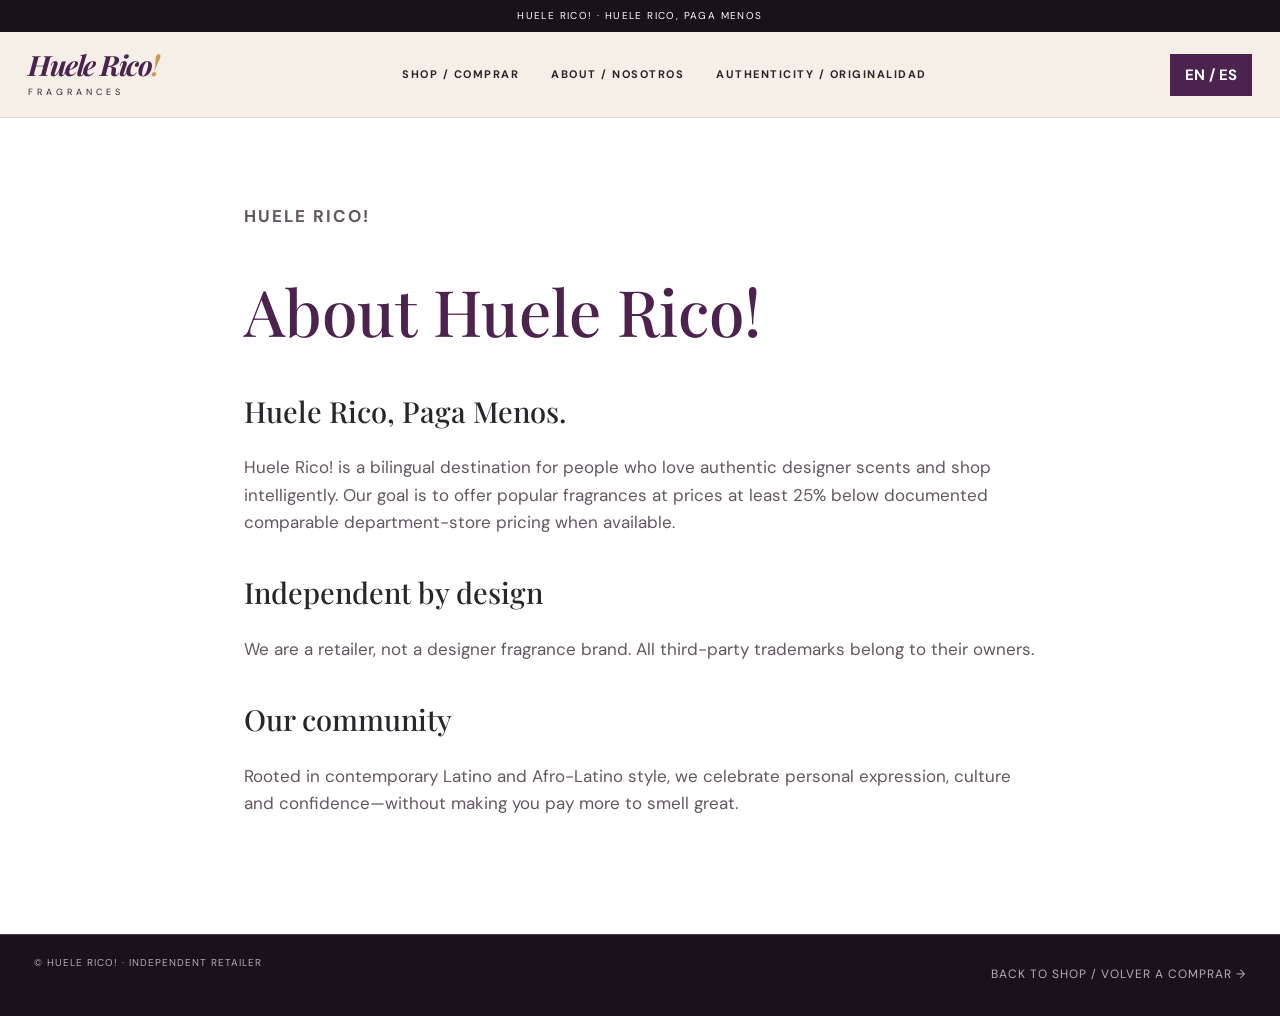
<file: about.html>
<!doctype html><html lang="en"><head><meta charset="utf-8"><meta name="viewport" content="width=device-width,initial-scale=1"><meta name="robots" content="noindex,nofollow"><meta name="description" content="Huele Rico, Paga Menos."><title>About Huele Rico! | Huele Rico!</title><link rel="stylesheet" href="./styles.css"><link href="https://fonts.googleapis.com/css2?family=DM+Sans:wght@400;500;700&family=Playfair+Display:wght@500;600&display=swap" rel="stylesheet"></head><body><div class="topbar">HUELE RICO! · HUELE RICO, PAGA MENOS</div><header class="header"><a class="wordmark" href="./index.html">Huele Rico<span>!</span><small>FRAGRANCES</small></a><nav><a href="./index.html#shop">SHOP / COMPRAR</a><a href="./about.html">ABOUT / NOSOTROS</a><a href="./authenticity.html">AUTHENTICITY / ORIGINALIDAD</a></nav><button id="pageLanguage" class="page-language">EN / ES</button></header><main class="info-main wrap" id="copy"></main><footer><div class="wrap footer-bottom"><span>© HUELE RICO! · INDEPENDENT RETAILER</span><a href="./index.html">BACK TO SHOP / VOLVER A COMPRAR →</a></div></footer><script>const copy={"en":["About Huele Rico!","Huele Rico, Paga Menos.","Huele Rico! is a bilingual destination for people who love authentic designer scents and shop intelligently. Our goal is to offer popular fragrances at prices at least 25% below documented comparable department-store pricing when available.","Independent by design","We are a retailer, not a designer fragrance brand. All third-party trademarks belong to their owners.","Our community","Rooted in contemporary Latino and Afro-Latino style, we celebrate personal expression, culture and confidence—without making you pay more to smell great."],"es":["Conoce Huele Rico!","Huele Rico, Paga Menos.","Huele Rico! es un espacio bilingüe para quienes aman los perfumes y lociones originales y compran con inteligencia. Buscamos ofrecer fragancias populares a precios al menos 25% inferiores a precios comparables y documentados de tiendas departamentales cuando estén disponibles.","Independientes por elección","Somos una tienda, no una marca fabricante de perfumes. Las marcas comerciales pertenecen a sus respectivos titulares.","Nuestra comunidad","Celebramos el estilo latino y afrolatino contemporáneo, la expresión personal, la cultura y la confianza—sin gastar de más."]};const locale=localStorage.getItem('huele-lang')==='es'?'es':'en';let lang=locale;function paint(){const a=copy[lang];document.documentElement.lang=lang;document.title=a[0]+' | Huele Rico!';document.getElementById('copy').innerHTML='<p class="eyebrow">HUELE RICO!</p><h1>'+a[0]+'</h1><h2>'+a[1]+'</h2><p>'+a[2]+'</p><h2>'+a[3]+'</h2><p>'+a[4]+'</p><h2>'+a[5]+'</h2><p>'+a[6]+'</p>';localStorage.setItem('huele-lang',lang)}document.getElementById('pageLanguage').onclick=()=>{lang=lang==='en'?'es':'en';paint()};paint();</script></body></html>
</file>
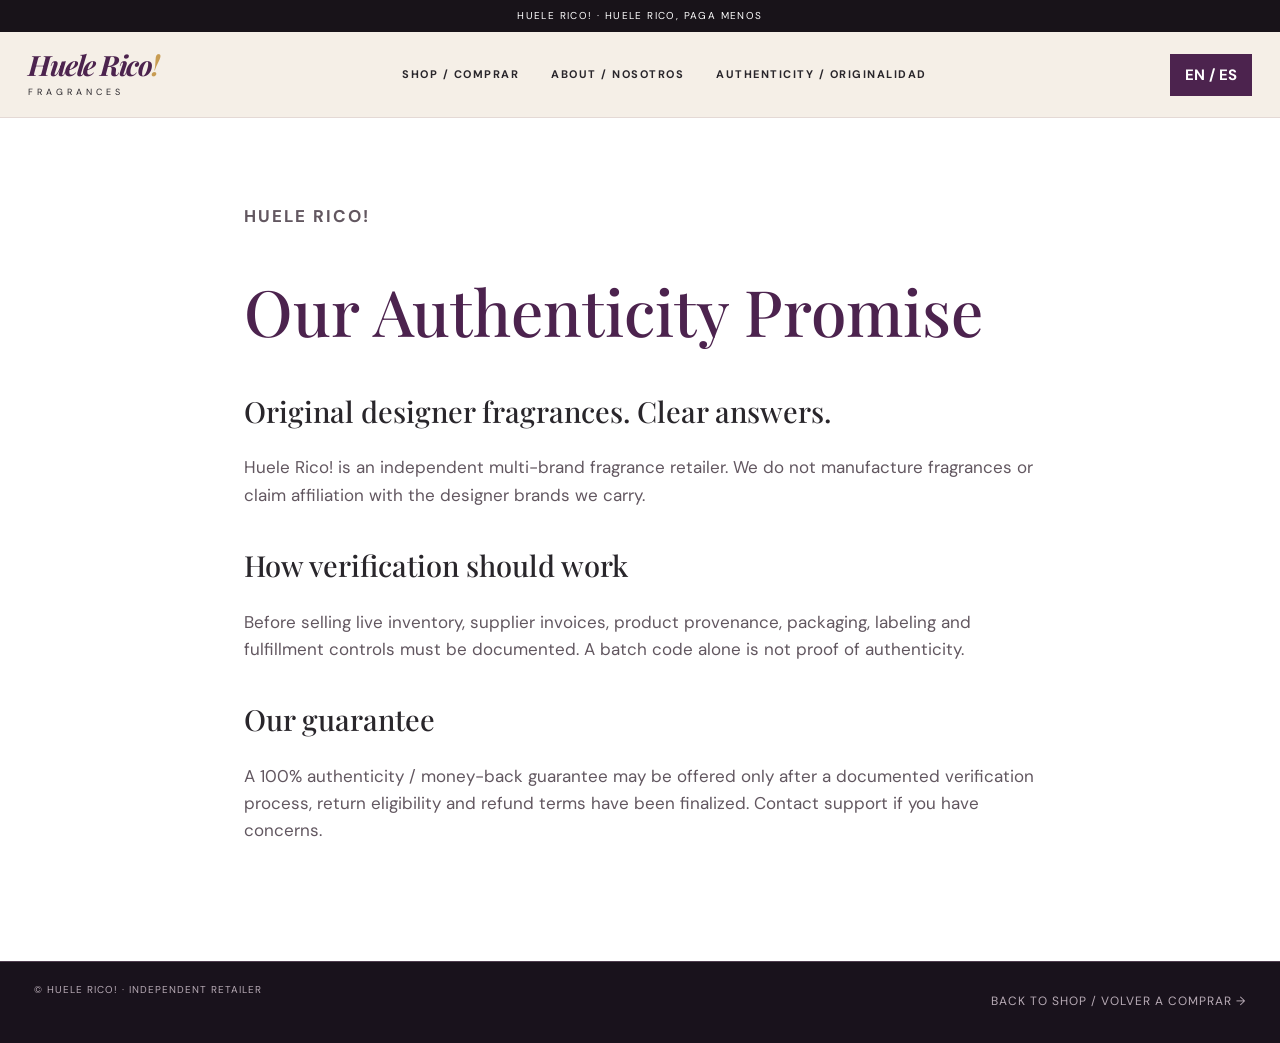
<file: authenticity.html>
<!doctype html><html lang="en"><head><meta charset="utf-8"><meta name="viewport" content="width=device-width,initial-scale=1"><meta name="robots" content="noindex,nofollow"><meta name="description" content="Original designer fragrances. Clear answers."><title>Our Authenticity Promise | Huele Rico!</title><link rel="stylesheet" href="./styles.css"><link href="https://fonts.googleapis.com/css2?family=DM+Sans:wght@400;500;700&family=Playfair+Display:wght@500;600&display=swap" rel="stylesheet"></head><body><div class="topbar">HUELE RICO! · HUELE RICO, PAGA MENOS</div><header class="header"><a class="wordmark" href="./index.html">Huele Rico<span>!</span><small>FRAGRANCES</small></a><nav><a href="./index.html#shop">SHOP / COMPRAR</a><a href="./about.html">ABOUT / NOSOTROS</a><a href="./authenticity.html">AUTHENTICITY / ORIGINALIDAD</a></nav><button id="pageLanguage" class="page-language">EN / ES</button></header><main class="info-main wrap" id="copy"></main><footer><div class="wrap footer-bottom"><span>© HUELE RICO! · INDEPENDENT RETAILER</span><a href="./index.html">BACK TO SHOP / VOLVER A COMPRAR →</a></div></footer><script>const copy={"en":["Our Authenticity Promise","Original designer fragrances. Clear answers.","Huele Rico! is an independent multi-brand fragrance retailer. We do not manufacture fragrances or claim affiliation with the designer brands we carry.","How verification should work","Before selling live inventory, supplier invoices, product provenance, packaging, labeling and fulfillment controls must be documented. A batch code alone is not proof of authenticity.","Our guarantee","A 100% authenticity / money-back guarantee may be offered only after a documented verification process, return eligibility and refund terms have been finalized. Contact support if you have concerns."],"es":["Nuestra promesa de autenticidad","Fragancias originales. Respuestas claras.","Huele Rico! es una tienda independiente de perfumes y lociones de diseñador. No fabricamos fragancias ni afirmamos estar afiliados con las marcas.","Cómo verificar los productos","Antes de vender inventario real, debemos documentar facturas de proveedores, procedencia, empaques, etiquetas y controles de preparación de pedidos. El código de lote por sí solo no demuestra autenticidad.","Nuestra garantía","La garantía de originalidad y devolución de dinero estará disponible cuando se definan la verificación, los requisitos de devolución y la política de reembolsos. Contáctanos si tienes dudas."]};const locale=localStorage.getItem('huele-lang')==='es'?'es':'en';let lang=locale;function paint(){const a=copy[lang];document.documentElement.lang=lang;document.title=a[0]+' | Huele Rico!';document.getElementById('copy').innerHTML='<p class="eyebrow">HUELE RICO!</p><h1>'+a[0]+'</h1><h2>'+a[1]+'</h2><p>'+a[2]+'</p><h2>'+a[3]+'</h2><p>'+a[4]+'</p><h2>'+a[5]+'</h2><p>'+a[6]+'</p>';localStorage.setItem('huele-lang',lang)}document.getElementById('pageLanguage').onclick=()=>{lang=lang==='en'?'es':'en';paint()};paint();</script></body></html>
</file>
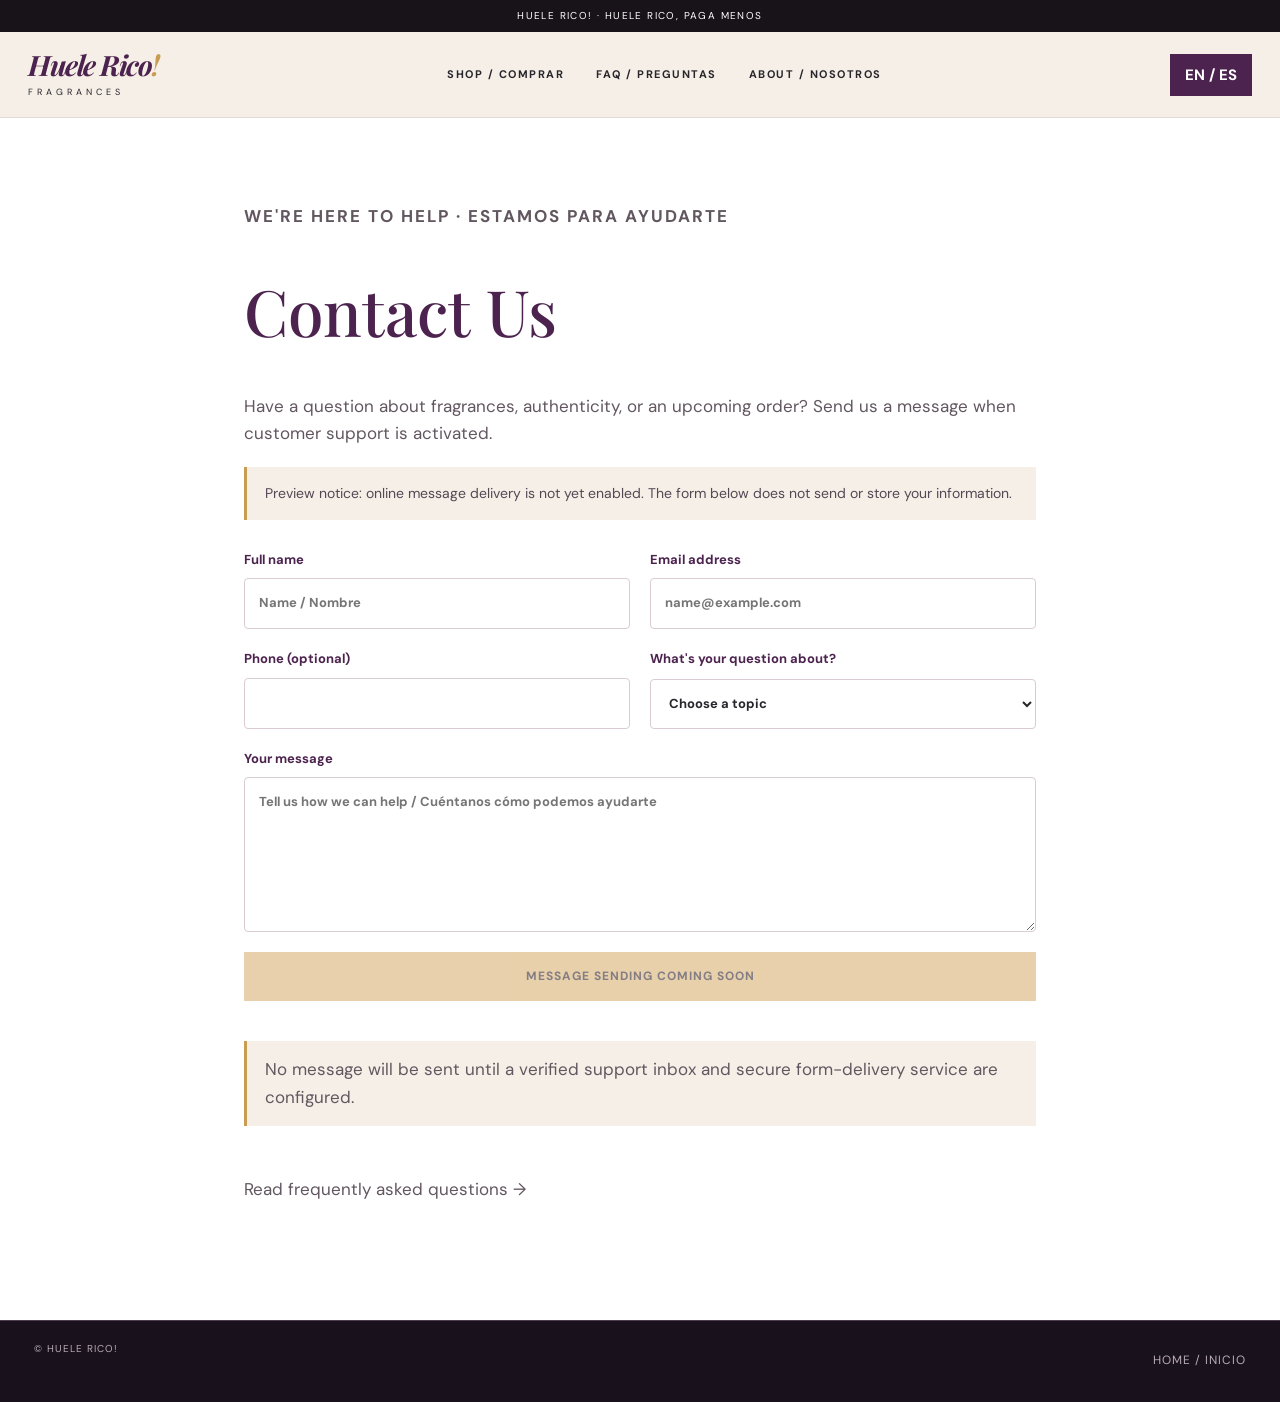
<file: contact.html>
<!doctype html><html lang="en"><head><meta charset="utf-8"><meta name="viewport" content="width=device-width,initial-scale=1"><meta name="robots" content="noindex,nofollow"><meta name="description" content="Contact Huele Rico! about fragrance products, orders, shipping, or authenticity."><meta name="theme-color" content="#4c234e"><title>Contact Us | Huele Rico!</title><link rel="stylesheet" href="./styles.css"><link href="https://fonts.googleapis.com/css2?family=DM+Sans:wght@400;500;700&family=Playfair+Display:wght@500;600&display=swap" rel="stylesheet"></head><body><div class="topbar">HUELE RICO! · HUELE RICO, PAGA MENOS</div><header class="header"><a href="./index.html" class="wordmark">Huele Rico<span>!</span><small>FRAGRANCES</small></a><nav aria-label="Main navigation"><a href="./index.html#shop">SHOP / COMPRAR</a><a href="./faqs.html">FAQ / PREGUNTAS</a><a href="./about.html">ABOUT / NOSOTROS</a></nav><button id="lang" class="page-language" type="button">EN / ES</button></header><main class="info-main wrap"><p class="eyebrow">WE'RE HERE TO HELP · ESTAMOS PARA AYUDARTE</p><h1 data-en="Contact Us" data-es="Contáctanos">Contact Us</h1><p data-en="Have a question about fragrances, authenticity, or an upcoming order? Send us a message when customer support is activated." data-es="¿Tienes alguna pregunta sobre fragancias, autenticidad o un próximo pedido? Envíanos un mensaje cuando se active la atención al cliente.">Have a question about fragrances, authenticity, or an upcoming order? Send us a message when customer support is activated.</p><div class="contact-note" role="status" data-en="Preview notice: online message delivery is not yet enabled. The form below does not send or store your information." data-es="Aviso de prueba: todavía no se reciben mensajes en línea. Este formulario no envía ni guarda tus datos.">Preview notice: online message delivery is not yet enabled. The form below does not send or store your information.</div><form class="contact-form" id="contactForm"><div class="contact-fields"><label><span data-en="Full name" data-es="Nombre completo">Full name</span><input name="name" type="text" autocomplete="name" maxlength="120" required placeholder="Name / Nombre"></label><label><span data-en="Email address" data-es="Correo electrónico">Email address</span><input name="email" type="email" autocomplete="email" maxlength="200" required placeholder="name@example.com"></label></div><div class="contact-fields"><label><span data-en="Phone (optional)" data-es="Teléfono (opcional)">Phone (optional)</span><input name="phone" type="tel" autocomplete="tel" maxlength="30"></label><label><span data-en="What's your question about?" data-es="¿Cuál es el motivo de tu consulta?">What's your question about?</span><select name="topic" required><option value="" data-en="Choose a topic" data-es="Elige un tema">Choose a topic</option><option value="product" data-en="Product availability" data-es="Disponibilidad de productos">Product availability</option><option value="authenticity" data-en="Product authenticity" data-es="Autenticidad del producto">Product authenticity</option><option value="shipping" data-en="Shipping & returns" data-es="Envíos y devoluciones">Shipping & returns</option><option value="order" data-en="Order help" data-es="Ayuda con pedidos">Order help</option><option value="other" data-en="Other question" data-es="Otra pregunta">Other question</option></select></label></div><label><span data-en="Your message" data-es="Tu mensaje">Your message</span><textarea name="message" required maxlength="3000" rows="6" placeholder="Tell us how we can help / Cuéntanos cómo podemos ayudarte"></textarea></label><button type="submit" class="btn gold" disabled data-en="MESSAGE SENDING COMING SOON" data-es="PRÓXIMAMENTE ENVÍO DE MENSAJES">MESSAGE SENDING COMING SOON</button><p class="contact-note" data-en="No message will be sent until a verified support inbox and secure form-delivery service are configured." data-es="No se enviará ningún mensaje hasta que se configuren un correo de atención verificado y un servicio seguro para recibir formularios.">No message will be sent until a verified support inbox and secure form-delivery service are configured.</p></form><p><a href="./faqs.html" data-en="Read frequently asked questions →" data-es="Consulta las preguntas frecuentes →">Read frequently asked questions →</a></p></main><footer><div class="wrap footer-bottom"><span>© HUELE RICO!</span><a href="./index.html">HOME / INICIO</a></div></footer><script>let lang=localStorage.getItem('huele-lang')==='es'?'es':'en';function translate(){document.documentElement.lang=lang;document.querySelectorAll('[data-en]').forEach(el=>el.textContent=el.getAttribute('data-'+lang));localStorage.setItem('huele-lang',lang)}document.querySelector('#lang').addEventListener('click',()=>{lang=lang==='en'?'es':'en';translate()});translate();document.querySelector('#contactForm').addEventListener('submit',e=>e.preventDefault());</script></body></html>
</file>
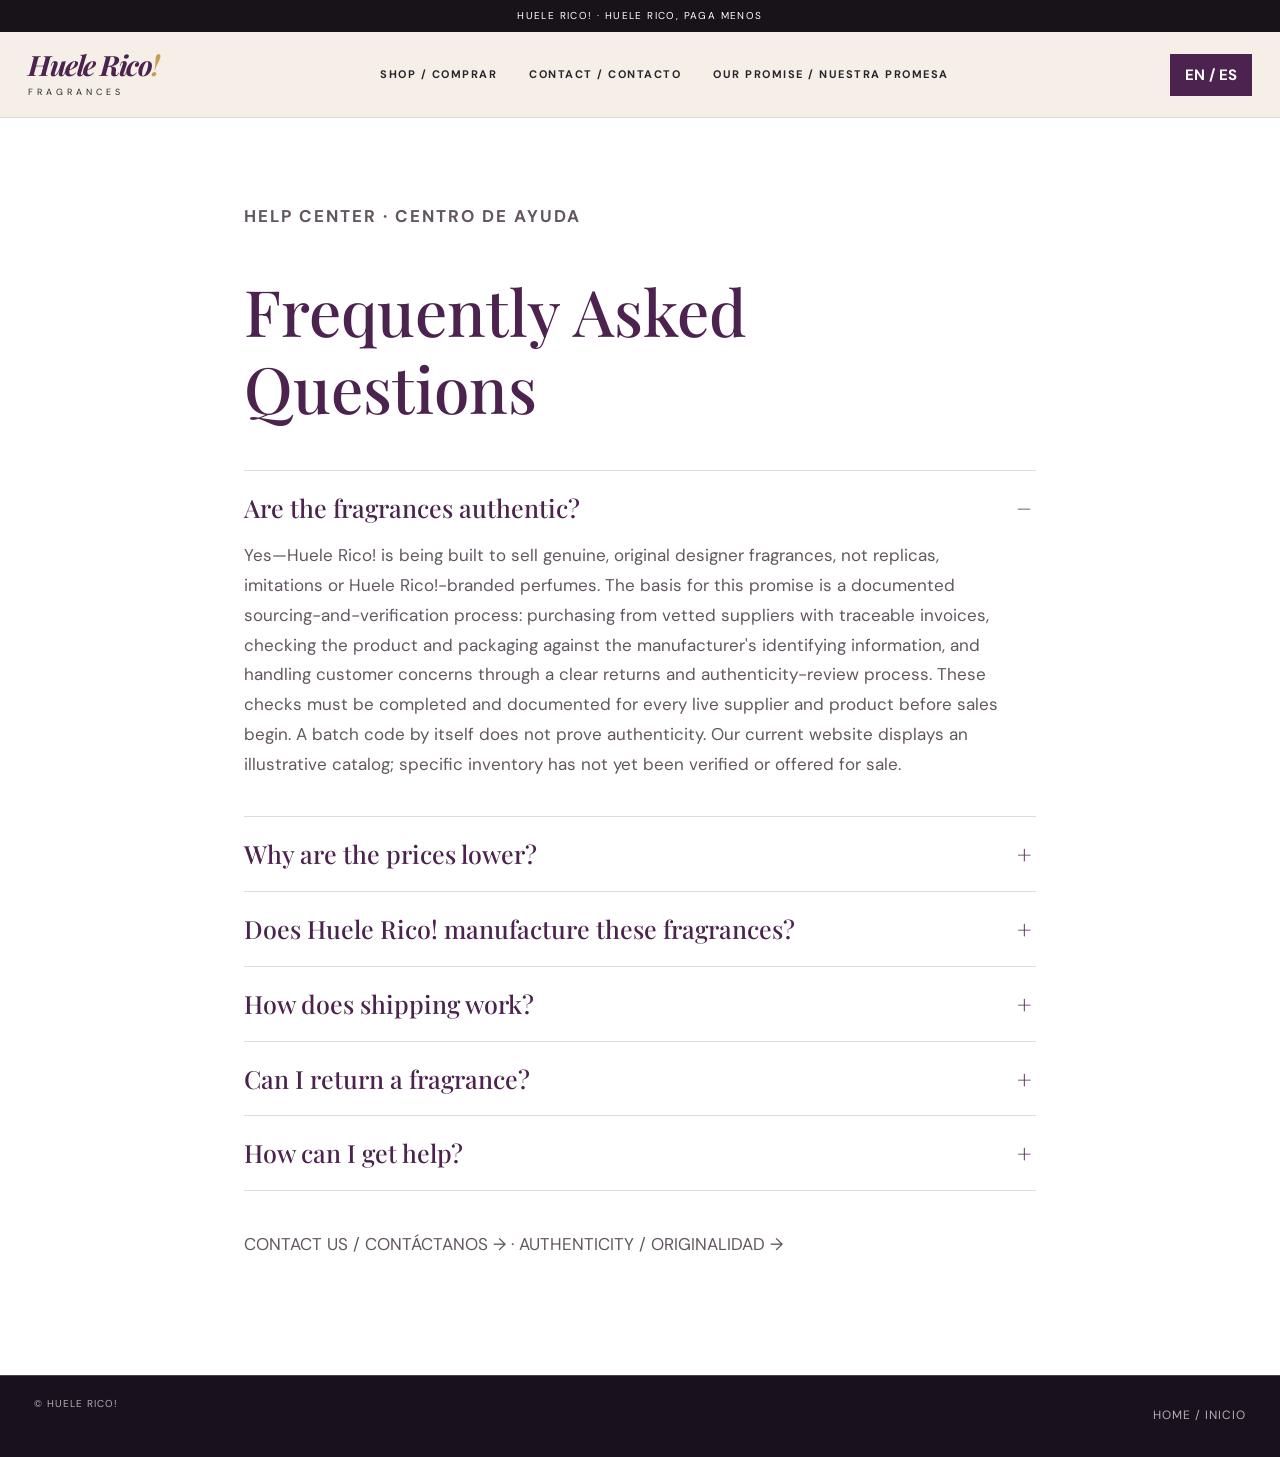
<file: faqs.html>
<!doctype html><html lang="en"><head><meta charset="utf-8"><meta name="viewport" content="width=device-width,initial-scale=1"><meta name="robots" content="noindex,nofollow"><meta name="description" content="Answers about Huele Rico! fragrance authenticity, pricing, shipping, returns and customer support."><title>Frequently Asked Questions | Huele Rico!</title><link rel="stylesheet" href="./styles.css"><link href="https://fonts.googleapis.com/css2?family=DM+Sans:wght@400;500;700&family=Playfair+Display:wght@500;600&display=swap" rel="stylesheet"></head><body><div class="topbar">HUELE RICO! · HUELE RICO, PAGA MENOS</div><header class="header"><a href="./index.html" class="wordmark">Huele Rico<span>!</span><small>FRAGRANCES</small></a><nav><a href="./index.html#shop">SHOP / COMPRAR</a><a href="./contact.html">CONTACT / CONTACTO</a><a href="./authenticity.html">OUR PROMISE / NUESTRA PROMESA</a></nav><button id="lang" class="page-language" type="button">EN / ES</button></header><main class="info-main wrap"><p class="eyebrow">HELP CENTER · CENTRO DE AYUDA</p><h1 data-en="Frequently Asked Questions" data-es="Preguntas frecuentes">Frequently Asked Questions</h1><div class="faq-list"><details open><summary data-en="Are the fragrances authentic?" data-es="¿Las fragancias son auténticas?">Are the fragrances authentic?</summary><p data-en="Yes—Huele Rico! is being built to sell genuine, original designer fragrances, not replicas, imitations or Huele Rico!-branded perfumes. The basis for this promise is a documented sourcing-and-verification process: purchasing from vetted suppliers with traceable invoices, checking the product and packaging against the manufacturer's identifying information, and handling customer concerns through a clear returns and authenticity-review process. These checks must be completed and documented for every live supplier and product before sales begin. A batch code by itself does not prove authenticity. Our current website displays an illustrative catalog; specific inventory has not yet been verified or offered for sale." data-es="Sí: Huele Rico! se está desarrollando para vender perfumes y lociones originales de diseñador, no réplicas, imitaciones ni perfumes fabricados por Huele Rico!. La base de esta promesa es un proceso documentado de compra y verificación: adquirir productos de proveedores evaluados con facturas rastreables, comprobar el producto y su empaque con la información del fabricante y atender las dudas mediante un proceso claro de devoluciones y revisión de autenticidad. Estos controles deben realizarse y documentarse para cada proveedor y producto antes de iniciar las ventas. Un código de lote por sí solo no demuestra autenticidad. El catálogo actual es ilustrativo: aún no se ofrece inventario verificado a la venta.">Yes—Huele Rico! is being built to sell genuine, original designer fragrances, not replicas, imitations or Huele Rico!-branded perfumes. The basis for this promise is a documented sourcing-and-verification process: purchasing from vetted suppliers with traceable invoices, checking the product and packaging against the manufacturer's identifying information, and handling customer concerns through a clear returns and authenticity-review process. These checks must be completed and documented for every live supplier and product before sales begin. A batch code by itself does not prove authenticity. Our current website displays an illustrative catalog; specific inventory has not yet been verified or offered for sale.</p></details><details><summary data-en="Why are the prices lower?" data-es="¿Por qué los precios son más bajos?">Why are the prices lower?</summary><p data-en="Our goal is to offer attractive prices through efficient sourcing and online operations. We will only advertise percentage savings against real, documented, comparable retail prices. Sample prices on this preview are not live offers." data-es="Nuestro objetivo es ofrecer precios competitivos mediante compras eficientes y operaciones en línea. Publicaremos porcentajes de ahorro únicamente frente a precios minoristas reales, comparables y documentados. Los precios de muestra no son ofertas vigentes.">Our goal is to offer attractive prices through efficient sourcing and online operations. We will only advertise percentage savings against real, documented, comparable retail prices. Sample prices on this preview are not live offers.</p></details><details><summary data-en="Does Huele Rico! manufacture these fragrances?" data-es="¿Huele Rico! fabrica estas fragancias?">Does Huele Rico! manufacture these fragrances?</summary><p data-en="No. Huele Rico! is an independent multi-brand retailer, not the manufacturer of the designer fragrances shown. Brand names and trademarks belong to their respective owners." data-es="No. Huele Rico! es una tienda independiente de varias marcas, no el fabricante de los perfumes mostrados. Los nombres y las marcas registradas pertenecen a sus titulares.">No. Huele Rico! is an independent multi-brand retailer, not the manufacturer of the designer fragrances shown. Brand names and trademarks belong to their respective owners.</p></details><details><summary data-en="How does shipping work?" data-es="¿Cómo funcionan los envíos?">How does shipping work?</summary><p data-en="We will publish eligible destinations, shipping rates, transit estimates and fragrance-safe shipping methods before accepting orders. Some fragrances require special ground-shipping handling." data-es="Publicaremos destinos, tarifas, tiempos de entrega y métodos de envío seguros antes de aceptar pedidos. Algunas fragancias necesitan transporte terrestre especial.">We will publish eligible destinations, shipping rates, transit estimates and fragrance-safe shipping methods before accepting orders. Some fragrances require special ground-shipping handling.</p></details><details><summary data-en="Can I return a fragrance?" data-es="¿Puedo devolver una fragancia?">Can I return a fragrance?</summary><p data-en="A complete returns and refund policy will be published before launch, including eligibility, time limits, damaged packages and authenticity disputes. See Shipping & Returns for the current status." data-es="Publicaremos la política de devoluciones y reembolsos antes del lanzamiento, incluyendo requisitos, plazos, paquetes dañados y dudas sobre autenticidad. Consulta Envíos y devoluciones.">A complete returns and refund policy will be published before launch, including eligibility, time limits, damaged packages and authenticity disputes. See Shipping & Returns for the current status.</p></details><details><summary data-en="How can I get help?" data-es="¿Cómo puedo solicitar ayuda?">How can I get help?</summary><p data-en="Our Contact Us page includes a bilingual inquiry form. Message delivery will be activated once a verified support inbox is connected; this preview does not yet receive submissions." data-es="Nuestra página de contacto incluye un formulario bilingüe. Los mensajes se recibirán cuando se conecte un correo de atención verificado; esta versión todavía no recibe consultas.">Our Contact Us page includes a bilingual inquiry form. Message delivery will be activated once a verified support inbox is connected; this preview does not yet receive submissions.</p></details></div><p><a href="./contact.html">CONTACT US / CONTÁCTANOS →</a> · <a href="./authenticity.html">AUTHENTICITY / ORIGINALIDAD →</a></p></main><footer><div class="wrap footer-bottom">© HUELE RICO! <a href="./index.html">HOME / INICIO</a></div></footer><script>let lang=localStorage.getItem('huele-lang')==='es'?'es':'en';function translate(){document.documentElement.lang=lang;document.querySelectorAll('[data-en]').forEach(el=>el.textContent=el.getAttribute('data-'+lang));localStorage.setItem('huele-lang',lang)}document.querySelector('#lang').addEventListener('click',()=>{lang=lang==='en'?'es':'en';translate()});translate()</script></body></html>
</file>
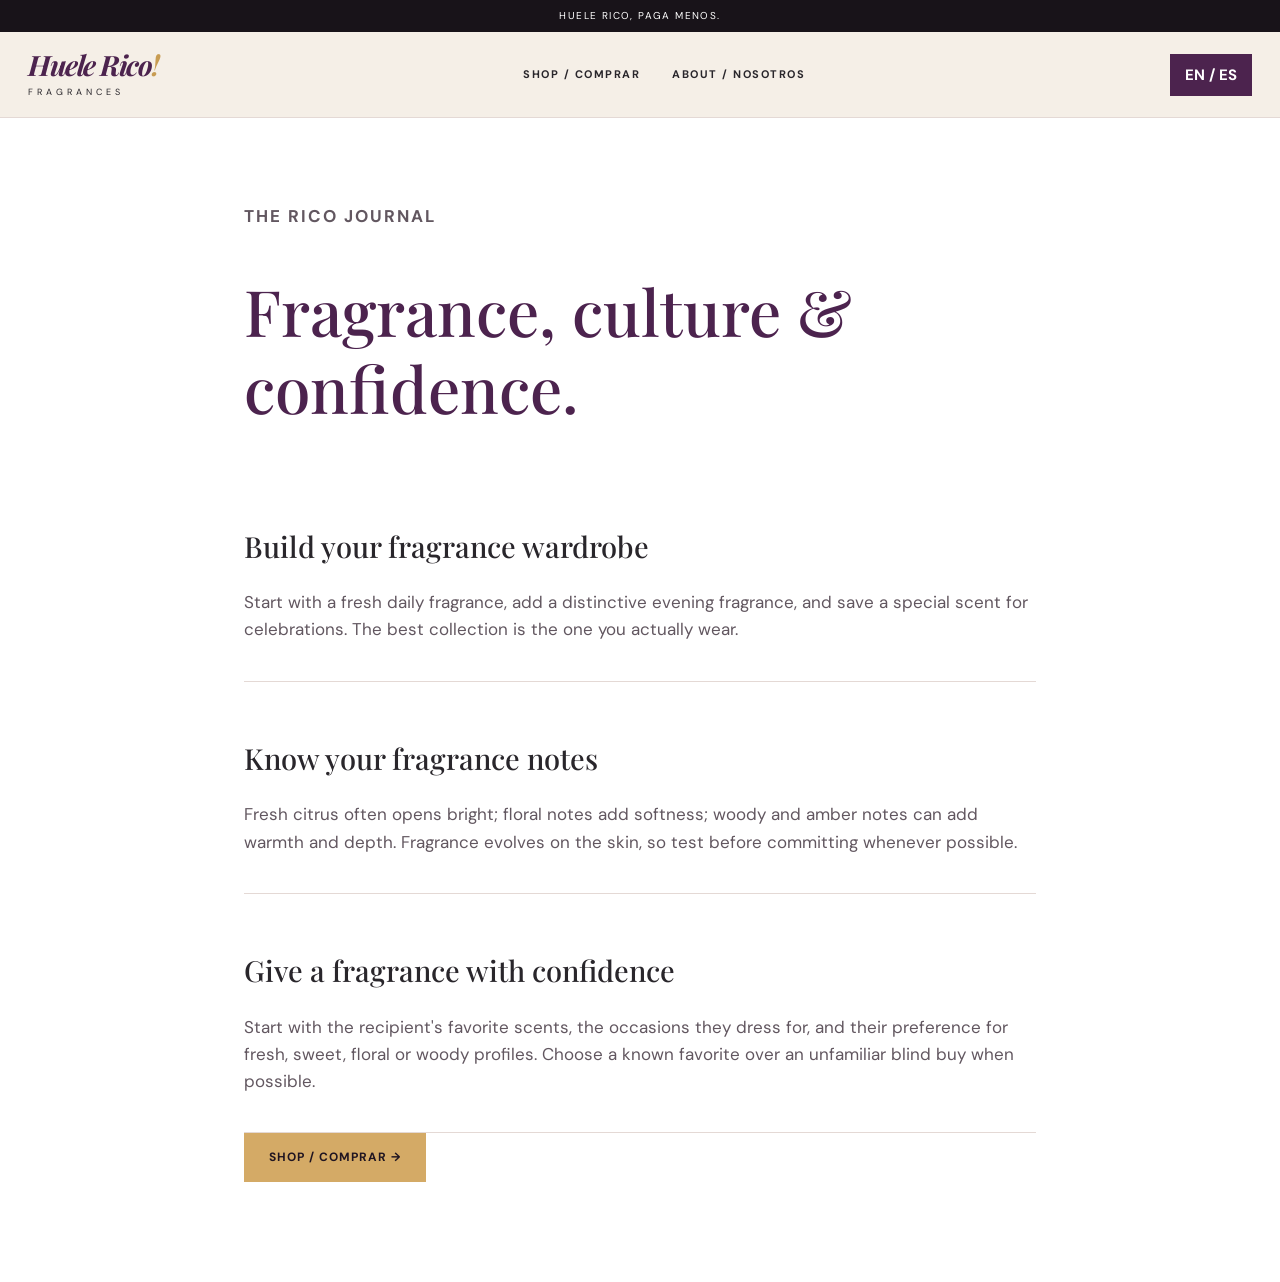
<file: journal.html>
<!doctype html><html lang="en"><head><meta charset="utf-8"><meta name="viewport" content="width=device-width,initial-scale=1"><meta name="robots" content="noindex,nofollow"><meta name="description" content="Huele Rico! fragrance journal: scent families, fragrance wardrobes and gifting guidance."><title>The Rico Journal | Huele Rico!</title><link rel="stylesheet" href="./styles.css"><link href="https://fonts.googleapis.com/css2?family=DM+Sans:wght@400;500;700&family=Playfair+Display:wght@500;600&display=swap" rel="stylesheet"></head><body><div class="topbar">HUELE RICO, PAGA MENOS.</div><header class="header"><a class="wordmark" href="./index.html">Huele Rico<span>!</span><small>FRAGRANCES</small></a><nav><a href="./index.html#shop">SHOP / COMPRAR</a><a href="./about.html">ABOUT / NOSOTROS</a></nav><button id="toggleJournal" class="page-language">EN / ES</button></header><main class="info-main wrap"><p class="eyebrow">THE RICO JOURNAL</p><h1>Fragrance, culture & confidence.</h1><article id="wardrobe"><h2 data-en="Build your fragrance wardrobe" data-es="Crea tu colección de fragancias">Build your fragrance wardrobe</h2><p data-en="Start with a fresh daily fragrance, add a distinctive evening fragrance, and save a special scent for celebrations. The best collection is the one you actually wear." data-es="Empieza con una fragancia fresca para todos los días, agrega una más intensa para la noche y reserva otra para ocasiones especiales. La mejor colección es la que realmente usas.">Start with a fresh daily fragrance, add a distinctive evening fragrance, and save a special scent for celebrations. The best collection is the one you actually wear.</p></article><article id="notes"><h2 data-en="Know your fragrance notes" data-es="Conoce las notas de tu fragancia">Know your fragrance notes</h2><p data-en="Fresh citrus often opens bright; floral notes add softness; woody and amber notes can add warmth and depth. Fragrance evolves on the skin, so test before committing whenever possible." data-es="Los cítricos suelen aportar frescura; las flores dan suavidad; las notas amaderadas y ambaradas agregan calidez y profundidad. Prueba una fragancia sobre tu piel cuando sea posible.">Fresh citrus often opens bright; floral notes add softness; woody and amber notes can add warmth and depth. Fragrance evolves on the skin, so test before committing whenever possible.</p></article><article id="gifts"><h2 data-en="Give a fragrance with confidence" data-es="Regala una fragancia con confianza">Give a fragrance with confidence</h2><p data-en="Start with the recipient's favorite scents, the occasions they dress for, and their preference for fresh, sweet, floral or woody profiles. Choose a known favorite over an unfamiliar blind buy when possible." data-es="Piensa en sus perfumes favoritos, las ocasiones para las que se arregla y si prefiere aromas frescos, dulces, florales o amaderados. Cuando sea posible, elige uno que ya conoce.">Start with the recipient's favorite scents, the occasions they dress for, and their preference for fresh, sweet, floral or woody profiles. Choose a known favorite over an unfamiliar blind buy when possible.</p></article><a class="btn gold" href="./index.html#shop">SHOP / COMPRAR →</a></main><script>let l=localStorage.getItem('huele-lang')==='es'?'es':'en';function update(){document.documentElement.lang=l;document.querySelectorAll('[data-en]').forEach(e=>e.textContent=e.dataset[l]);localStorage.setItem('huele-lang',l)}document.querySelector('#toggleJournal').onclick=()=>{l=l==='en'?'es':'en';update()};update()</script></body></html>
</file>
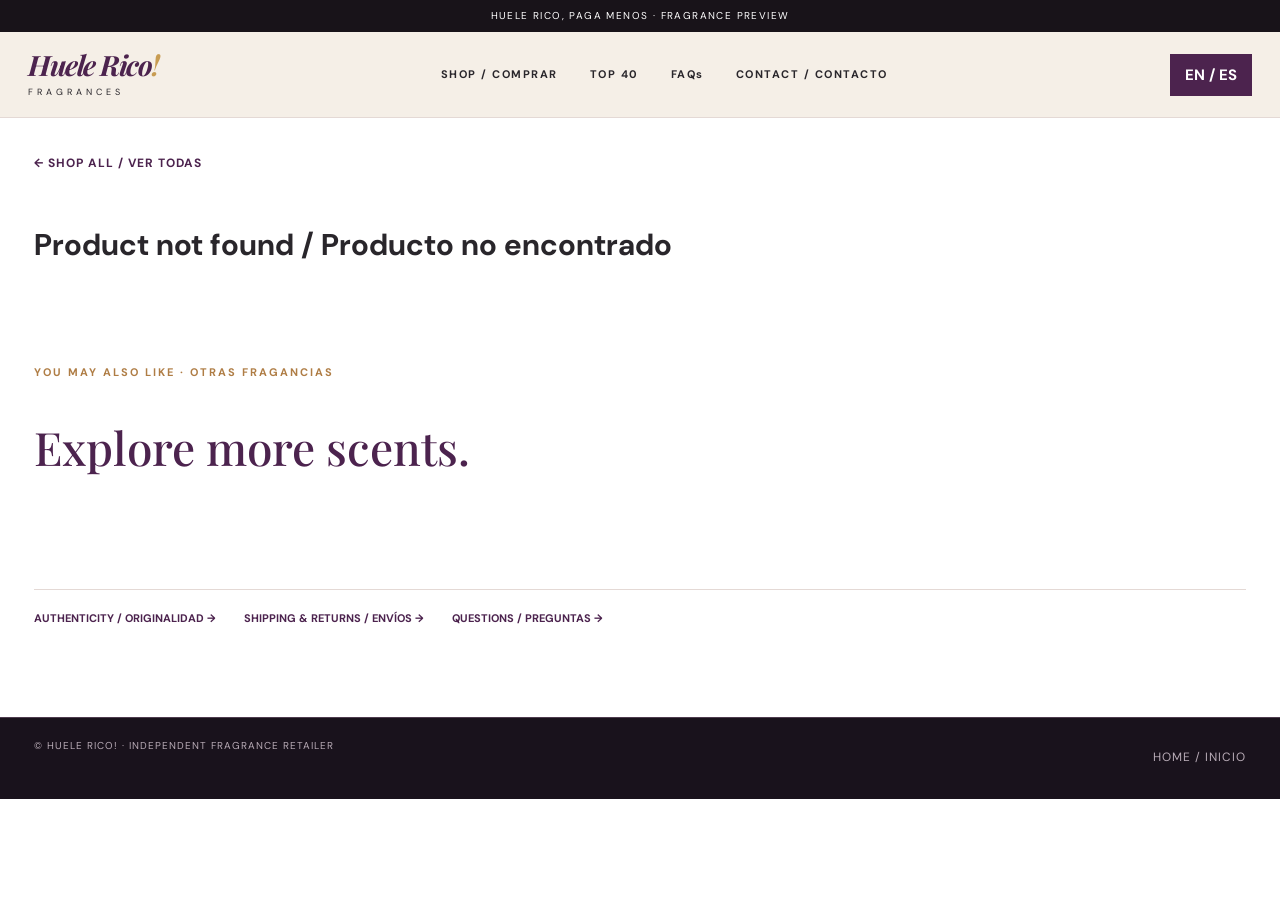
<file: product.html>
<!doctype html>
<html lang="en"><head><meta charset="utf-8"><meta name="viewport" content="width=device-width,initial-scale=1"><meta name="robots" content="noindex,nofollow"><meta name="theme-color" content="#4c234e"><meta name="description" content="Huele Rico! authentic designer fragrance trend watchlist with real bottle photography. Preview catalog; availability and prices not yet verified."><title>Designer Fragrance Details | Huele Rico!</title><link rel="stylesheet" href="./styles.css?v=20261024-real-photos"><link href="https://fonts.googleapis.com/css2?family=DM+Sans:wght@400;500;700&family=Playfair+Display:wght@500;600&display=swap" rel="stylesheet"></head>
<body>
<div class="topbar">HUELE RICO, PAGA MENOS · FRAGRANCE PREVIEW</div>
<header class="header"><a class="wordmark" href="./index.html">Huele Rico<span>!</span><small>FRAGRANCES</small></a><nav><a href="./index.html#shop">SHOP / COMPRAR</a><a href="./trends.html">TOP 40</a><a href="./faqs.html">FAQs</a><a href="./contact.html">CONTACT / CONTACTO</a></nav><button type="button" id="detailLanguage" class="page-language">EN / ES</button></header>
<main class="wrap detail-main"><a class="detail-back" href="./index.html#shop">← SHOP ALL / VER TODAS</a><div id="productDetails" aria-live="polite"></div><section class="detail-related"><p class="eyebrow">YOU MAY ALSO LIKE · OTRAS FRAGANCIAS</p><h2 id="relatedTitle">Explore more scents.</h2><div class="related-grid" id="relatedGrid"></div></section><div class="detail-trust"><a href="./authenticity.html">AUTHENTICITY / ORIGINALIDAD →</a><a href="./shipping-returns.html">SHIPPING & RETURNS / ENVÍOS →</a><a href="./faqs.html">QUESTIONS / PREGUNTAS →</a></div></main>
<footer><div class="wrap footer-bottom">© HUELE RICO! · INDEPENDENT FRAGRANCE RETAILER <a href="./index.html">HOME / INICIO</a></div></footer>
<script src="./trends-data.js?v=20261024"></script><script src="./product-photos.js?v=20261024"></script><script src="./product-data.js?v=20261024"></script>
<script>
const products=window.HUELE_PRODUCTS||[];
const photos=window.HUELE_PHOTOS||{};
const p=products.find(x=>x.id===Number(new URLSearchParams(location.search).get('id')));
let lang=localStorage.getItem('huele-lang')==='es'?'es':'en';
const $=s=>document.querySelector(s);
function esc(v){return String(v??'').replace(/[&<>"']/g,x=>({'&':'&amp;','<':'&lt;','>':'&gt;','"':'&quot;',"'":'&#39;'}[x]))}
function img(q){const photo=photos[q.slug];return photo?'<img src="'+esc(photo.url)+'" alt="'+esc(q.brand+' '+q.name)+' real product bottle photograph" loading="lazy" decoding="async" referrerpolicy="no-referrer" onerror="this.style.display=\'none\';this.nextElementSibling.hidden=false"><div class="catalog-photo-fallback" hidden>'+esc(q.name)+'</div>':'<div class="catalog-photo-fallback">'+esc(q.name)+'</div>';}
function show(){
 document.documentElement.lang=lang;localStorage.setItem('huele-lang',lang);
 if(!p){$('#productDetails').innerHTML='<h1>Product not found / Producto no encontrado</h1>';return}
 document.title=p.brand+' '+p.name+' | Huele Rico!';
 const photo=photos[p.slug],es=lang==='es';
 $('#productDetails').innerHTML='<div class="detail-grid"><div class="detail-gallery"><div class="detail-real-photo">'+img(p)+'</div><p class="detail-photo-credit">'+(photo?(es?'Foto de referencia: ':'Photo reference: ')+esc(photo.source):'')+'</p></div><div class="detail-copy"><p class="eyebrow">'+esc(p.brand)+'</p><h1>'+esc(p.name)+'</h1><p class="detail-profile">'+(es?'FRAGANCIA DE DISEÑADOR':'DESIGNER FRAGRANCE')+' · '+esc(p.type)+'</p><div class="detail-draft-label">'+(es?'CATÁLOGO EN PREPARACIÓN · TODAVÍA NO DISPONIBLE':'PREVIEW CATALOG · NOT YET AVAILABLE FOR PURCHASE')+'</div><h2>'+(es?'Conoce esta fragancia':'Discover this fragrance')+'</h2><p class="detail-paragraph">'+(es?'Fotografía del frasco real. Confirmaremos concentraciones, tamaños y notas oficiales junto con nuestro inventario antes de habilitar pedidos.':'The photograph depicts the actual listed fragrance bottle. Size, concentration, official notes and inventory will be verified before opening sales.')+'</p><dl class="detail-specs"><div><dt>'+(es?'Marca':'Brand')+'</dt><dd>'+esc(p.brand)+'</dd></div><div><dt>'+(es?'Categoría':'Category')+'</dt><dd>'+esc(p.type)+'</dd></div><div><dt>'+(es?'Precio':'Price')+'</dt><dd>'+(es?'Por confirmar':'To be confirmed')+'</dd></div><div><dt>'+(es?'Inventario':'Inventory')+'</dt><dd>'+(es?'No verificado':'Not yet verified')+'</dd></div></dl><button type="button" disabled class="btn gold detail-add">'+(es?'COMPRA DISPONIBLE PRÓXIMAMENTE':'SHOPPING COMING SOON')+'</button><p class="detail-small">'+(es?'La fotografía se enlaza desde un proveedor externo. Se deben autorizar los derechos de imagen antes de la publicidad comercial.':'Photo provided via a third-party source. Confirm usage rights with the supplier before commercial advertising.')+'</p></div></div>';
 const related=products.filter(x=>x.id!==p.id).sort((a,b)=>Number(b.type===p.type)-Number(a.type===p.type)).slice(0,3);
 $('#relatedTitle').textContent=es?'Descubre otras fragancias.':'Explore more scents.';
 $('#relatedGrid').innerHTML=related.map(q=>'<a class="related-card" href="./product.html?id='+q.id+'"><div class="related-photo">'+img(q)+'</div><span>'+esc(q.brand)+'</span><strong>'+esc(q.name)+'</strong><em>'+(es?'VER FRAGANCIA →':'VIEW FRAGRANCE →')+'</em></a>').join('');
}
$('#detailLanguage').addEventListener('click',()=>{lang=lang==='es'?'en':'es';show()});
show();
</script></body></html>
</file>
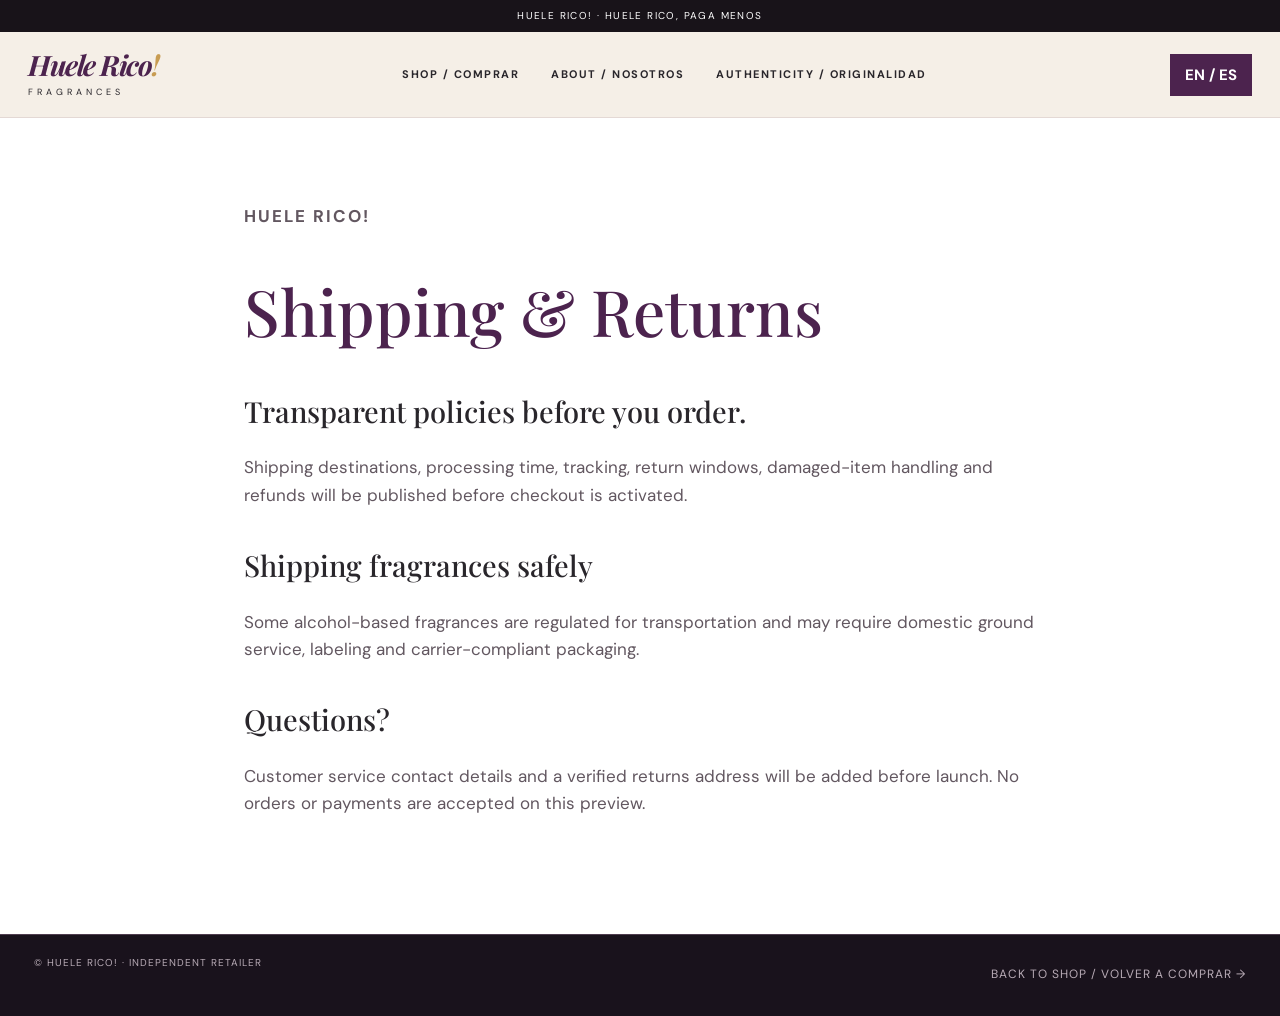
<file: shipping-returns.html>
<!doctype html><html lang="en"><head><meta charset="utf-8"><meta name="viewport" content="width=device-width,initial-scale=1"><meta name="robots" content="noindex,nofollow"><meta name="description" content="Transparent policies before you order."><title>Shipping & Returns | Huele Rico!</title><link rel="stylesheet" href="./styles.css"><link href="https://fonts.googleapis.com/css2?family=DM+Sans:wght@400;500;700&family=Playfair+Display:wght@500;600&display=swap" rel="stylesheet"></head><body><div class="topbar">HUELE RICO! · HUELE RICO, PAGA MENOS</div><header class="header"><a class="wordmark" href="./index.html">Huele Rico<span>!</span><small>FRAGRANCES</small></a><nav><a href="./index.html#shop">SHOP / COMPRAR</a><a href="./about.html">ABOUT / NOSOTROS</a><a href="./authenticity.html">AUTHENTICITY / ORIGINALIDAD</a></nav><button id="pageLanguage" class="page-language">EN / ES</button></header><main class="info-main wrap" id="copy"></main><footer><div class="wrap footer-bottom"><span>© HUELE RICO! · INDEPENDENT RETAILER</span><a href="./index.html">BACK TO SHOP / VOLVER A COMPRAR →</a></div></footer><script>const copy={"en":["Shipping & Returns","Transparent policies before you order.","Shipping destinations, processing time, tracking, return windows, damaged-item handling and refunds will be published before checkout is activated.","Shipping fragrances safely","Some alcohol-based fragrances are regulated for transportation and may require domestic ground service, labeling and carrier-compliant packaging.","Questions?","Customer service contact details and a verified returns address will be added before launch. No orders or payments are accepted on this preview."],"es":["Envíos y devoluciones","Condiciones claras antes de comprar.","Publicaremos los destinos, tiempos de preparación, seguimiento, plazos de devolución, manejo de artículos dañados y reembolsos antes de activar el pago.","Envíos seguros","Algunos perfumes con alcohol están sujetos a normas de transporte y pueden requerir envío terrestre, etiquetas y empaques especiales.","¿Preguntas?","Agregaremos datos verificados de atención al cliente y dirección de devoluciones antes del lanzamiento. Esta versión no acepta pagos."]};const locale=localStorage.getItem('huele-lang')==='es'?'es':'en';let lang=locale;function paint(){const a=copy[lang];document.documentElement.lang=lang;document.title=a[0]+' | Huele Rico!';document.getElementById('copy').innerHTML='<p class="eyebrow">HUELE RICO!</p><h1>'+a[0]+'</h1><h2>'+a[1]+'</h2><p>'+a[2]+'</p><h2>'+a[3]+'</h2><p>'+a[4]+'</p><h2>'+a[5]+'</h2><p>'+a[6]+'</p>';localStorage.setItem('huele-lang',lang)}document.getElementById('pageLanguage').onclick=()=>{lang=lang==='en'?'es':'en';paint()};paint();</script></body></html>
</file>
<file: styles.css>
:root{--plum:#4c234e;--velvet:#6e4a74;--ivory:#f5efe7;--gold:#c89c52;--ink:#29262b;--line:#e4d9d5;--serif:'Playfair Display',Georgia,serif;--sans:'DM Sans',Arial,sans-serif}*{box-sizing:border-box}html{scroll-behavior:smooth}body{margin:0;font:15px/1.6 var(--sans);color:var(--ink)}button,input,select{font:inherit}button{cursor:pointer}a{color:inherit;text-decoration:none}a:hover{color:#a67739}button:focus-visible,a:focus-visible,input:focus-visible{outline:2px solid var(--gold);outline-offset:3px}.sr-only{position:absolute;left:-9999px}.wrap{max-width:1350px;padding:0 34px;margin:auto}.topbar{background:#181319;color:#fff;text-align:center;font-size:10px;letter-spacing:1.4px;padding:8px 90px;position:relative}.topbar button{position:absolute;right:28px;top:3px;background:none;border:0;color:#f8e2b8}.header{background:var(--ivory);display:flex;align-items:center;justify-content:space-between;padding:19px max(28px,calc((100vw - 1260px)/2));gap:35px;position:sticky;top:0;z-index:30;border-bottom:1px solid var(--line)}.wordmark{font:italic 700 28px/1 var(--serif);letter-spacing:-1.5px;display:block;color:var(--plum)}.wordmark span{color:var(--gold)}.wordmark small{display:block;font:9px var(--sans);letter-spacing:4px;margin-top:7px;color:var(--ink)}.header nav{display:flex;gap:32px;font-size:11px;font-weight:700;letter-spacing:1.5px}.header-actions{display:flex;align-items:center;gap:16px}.header-actions button{border:0;background:none;font-size:12px;font-weight:700}.header-actions button:first-child{font-size:30px}.header-actions span{background:var(--plum);padding:3px 7px;border-radius:50%;color:#fff}.hero{min-height:595px;display:flex;align-items:center;color:white;position:relative;overflow:hidden;background:linear-gradient(90deg,#1d1321 4%,rgba(29,19,33,.9) 40%,rgba(29,19,33,.15) 100%),#41233a}.hero-art{position:absolute;inset:0;background:linear-gradient(115deg,#231427,#51324e 60%,#947164);background-position:center;background-size:cover}.hero-art:after{content:'';position:absolute;inset:0;background:linear-gradient(90deg,rgba(22,10,24,.9),rgba(22,10,24,.65) 47%,rgba(22,10,24,.08))}.hero-glow{position:absolute;inset:0;background:radial-gradient(circle at 75% 30%,rgba(235,198,147,.19),transparent 40%)}.hero-script{position:absolute;right:4%;top:28%;font:italic 110px/1 var(--serif);color:#e8c7981c;transform:rotate(-10deg)}.hero-inner{position:relative;width:100%;padding-top:100px;padding-bottom:100px;z-index:1}.eyebrow{font-size:11px;letter-spacing:2px;color:#af7d45;font-weight:700;margin:0 0 18px}.hero .eyebrow{color:#ebc990}.hero h1{font:500 clamp(65px,8vw,114px)/1.08 var(--serif);letter-spacing:-4px;margin:0 0 25px}.hero h1 span,.hero h1 em{color:#e1b976}.hero-inner>p:not(.eyebrow){font-size:19px;max-width:530px;margin-bottom:26px}.btn{display:inline-block;padding:15px 25px;border:0;font-size:12px;letter-spacing:1px;font-weight:700}.gold{background:#d4aa66;color:#201521}.hero-stats{margin-top:40px;display:flex;gap:23px;flex-wrap:wrap;font-size:10px;letter-spacing:1px;font-weight:700}.ticker{display:flex;justify-content:space-around;gap:25px;padding:13px 20px;background:#e8d3ad;font-weight:700;letter-spacing:1.6px;font-size:11px;white-space:nowrap;overflow:hidden}.intro{display:grid;grid-template-columns:1fr 1fr;gap:65px;align-items:end;padding-top:85px;padding-bottom:90px}.intro h2,.section-head h2,.manifesto h2,.newsletter h2{font:500 clamp(34px,4vw,53px)/1.18 var(--serif);margin:0;letter-spacing:-1px}.intro>p{font-size:16px;color:#6e626d}.shop-section{padding-bottom:90px}.section-head{display:flex;justify-content:space-between;align-items:end;gap:20px;margin-bottom:30px}.section-head .eyebrow{margin-bottom:6px}.demo-note{font-size:10px;border:1px solid #c4a87f;color:#745634;padding:8px 13px;letter-spacing:1px}.toolbar{border-top:1px solid var(--line);border-bottom:1px solid var(--line);display:flex;justify-content:space-between;gap:15px;align-items:center;padding:15px 0;margin-bottom:24px}.pills,.toolbar-right{display:flex;gap:8px}.pills button{border:1px solid var(--line);background:white;padding:9px 14px;font-size:11px;font-weight:700}.pills button.active{background:var(--plum);color:white;border-color:var(--plum)}.toolbar-right input,.toolbar-right select{padding:9px 12px;border:1px solid var(--line);background:white;font-size:12px;min-width:0}.product-grid{display:grid;grid-template-columns:repeat(4,minmax(0,1fr));gap:27px 17px}.product-visual{height:310px;position:relative;background:#f3ecec;display:flex;align-items:center;justify-content:center;overflow:hidden;cursor:pointer}.product:nth-child(4n+2) .product-visual{background:#ece6dc}.product:nth-child(4n+3) .product-visual{background:#e4e8e6}.product:nth-child(4n+4) .product-visual{background:#eee4ec}.bottle{width:94px;height:145px;position:relative;background:linear-gradient(110deg,#775771,#281728);border:2px solid #ffffff77;box-shadow:13px 20px 22px #0002;display:grid;place-items:center;border-radius:8px 8px 5px 5px}.bottle:before{content:'';position:absolute;width:52px;height:27px;top:-27px;background:linear-gradient(90deg,#a77f4d,#edd0a0,#ad834d);border-radius:3px}.bottle span{font:13px var(--serif);color:white;text-align:center;max-width:85%;overflow-wrap:anywhere}.discount{position:absolute;left:12px;top:12px;background:var(--plum);color:white;padding:6px 10px;font-size:10px;font-weight:700}.visual-disclaimer{position:absolute;bottom:10px;text-align:center;font-size:9px;letter-spacing:1px;color:#625660}.quick-add{position:absolute;right:12px;bottom:28px;border:0;border-radius:50%;background:white;width:38px;height:38px;font-size:22px}.product-copy{padding-top:13px}.product-brand{font-size:11px;letter-spacing:1.5px;color:#916d39;font-weight:700;margin:0}.product-title{border:0;background:none;padding:0;text-align:left;font-weight:700;font-size:14px;margin:4px 0}.product-meta{color:#8b7f87;font-size:12px}.price-line{display:flex;gap:12px;align-items:baseline;margin-top:9px;font-weight:700;font-size:17px}.price-line s{color:#958b90;font-size:13px;font-weight:400}.pricing-note{font-size:11px;color:#857c80;margin-top:30px}.manifesto{background:#2c192f;color:white}.manifesto-grid{display:grid;grid-template-columns:1fr 1fr;gap:80px;align-items:center;padding-top:65px;padding-bottom:65px}.manifesto-image{min-height:430px;display:grid;place-items:center;background:radial-gradient(circle at 65% 30%,#8f5b74,#3b223e 70%);background-size:cover;background-position:center}.manifesto-image span{font:italic 54px/1.15 var(--serif);text-align:center;color:#f1d5ad;text-shadow:0 3px 10px #0006}.manifesto h2{font-size:62px}.manifesto p:not(.eyebrow){color:#dbccd8;font-size:16px;margin:22px 0}.text-link{border-bottom:1px solid var(--gold);font-size:12px;color:#edd1a8;letter-spacing:1px}.benefits{padding-top:85px;padding-bottom:90px;display:grid;grid-template-columns:repeat(3,1fr);gap:46px}.benefit-icon{font-size:39px;color:#aa793d}.benefits h3{font:500 25px var(--serif);margin:10px 0}.benefits p{color:#776e73;font-size:14px}.newsletter{background:#f1e8da;padding:60px 0}.newsletter-inner{display:grid;grid-template-columns:1fr 1fr;gap:65px;align-items:center}.newsletter p:not(.eyebrow){color:#706670}.newsletter form{display:grid;grid-template-columns:1fr auto}.newsletter input{min-width:0;padding:15px;border:1px solid #d2c3b1}.newsletter button{border:0;background:var(--plum);color:white;font-weight:700;font-size:11px;padding:0 20px}.newsletter small{grid-column:1/-1;margin-top:6px}footer{background:#19121c;color:#eee4e8}.footer-grid{padding-top:70px;padding-bottom:65px;display:grid;grid-template-columns:2fr 1fr 2fr;gap:65px}footer .wordmark{color:#e9c89e}footer p{font-size:12px;color:#bdb2b8}footer h4{font-size:11px;letter-spacing:2px;color:var(--gold)}footer a{display:block;margin:10px 0;font-size:12px}.footer-bottom{border-top:1px solid #4e3c4e;display:flex;justify-content:space-between;padding-top:20px;padding-bottom:22px;font-size:10px;letter-spacing:1px;color:#b8abb6}.overlay{position:fixed;inset:0;background:#0009;z-index:70}.overlay[hidden],.product-modal[hidden]{display:none}.cart-drawer{position:fixed;top:0;right:0;bottom:0;width:430px;max-width:100%;background:white;z-index:80;display:flex;flex-direction:column;transform:translateX(101%);transition:transform .3s}.cart-drawer.open{transform:translateX(0)}.drawer-heading{padding:21px 24px;border-bottom:1px solid var(--line);display:flex;justify-content:space-between;align-items:center}.drawer-heading h2{font:500 28px var(--serif);margin:0}.drawer-heading button,.modal-close{background:none;border:0;font-size:25px}.cart-items{flex:1;overflow:auto;padding:18px 24px}.cart-line{padding:15px 0;border-bottom:1px solid var(--line);display:flex;justify-content:space-between;gap:10px;font-size:13px}.cart-line small{display:block;color:#8b8087}.qty{display:flex;align-items:center;gap:10px;margin-top:8px}.qty button{background:white;border:1px solid var(--line);width:26px;height:26px}.drawer-bottom{border-top:1px solid var(--line);padding:24px}.subtotal{display:flex;justify-content:space-between}.cart-message,#checkoutMessage{font-size:12px;color:#766b71}.checkout{width:100%}.product-modal{position:fixed;inset:0;background:#000a;z-index:100;display:grid;place-items:center;padding:20px}.modal-panel{position:relative;background:white;width:100%;max-width:820px;max-height:88vh;overflow:auto;padding:30px}.modal-close{position:absolute;right:20px;top:12px}.modal-details{display:grid;grid-template-columns:1fr 1fr;gap:25px;align-items:center}.modal-details .product-visual{height:370px}.modal-details h2{font:500 36px/1.25 var(--serif)}.modal-details p{color:#746a72}.modal-details .btn{width:100%}.empty{color:#817580}@media(max-width:1000px){.header nav{gap:13px}.product-grid{grid-template-columns:repeat(3,1fr)}.manifesto-grid{gap:30px}}@media(max-width:680px){.wrap{padding-left:20px;padding-right:20px}.topbar{padding:8px 85px 8px 12px;font-size:8px}.topbar button{right:5px}.header{padding:14px 20px;flex-wrap:wrap;gap:12px}.header nav{order:3;width:100%;justify-content:space-between}.header nav a{font-size:10px}.header .wordmark{font-size:23px}.hero{min-height:515px}.hero-inner{padding:65px 20px}.hero h1{font-size:60px;letter-spacing:-2px}.hero-inner>p:not(.eyebrow){font-size:15px}.hero-stats{font-size:9px;gap:11px}.hero-script{font-size:60px}.ticker{justify-content:flex-start}.intro,.manifesto-grid,.newsletter-inner{grid-template-columns:1fr;gap:20px}.intro{padding-top:60px;padding-bottom:60px}.section-head{flex-direction:column;align-items:start}.toolbar{flex-direction:column;align-items:stretch}.toolbar-right input{width:100%;flex:1}.toolbar-right select{max-width:130px}.product-grid{grid-template-columns:repeat(2,minmax(0,1fr));gap:20px 11px}.product-visual{height:220px}.bottle{transform:scale(.75)}.product-title{font-size:12px}.manifesto-grid{padding-top:40px;padding-bottom:40px}.manifesto-image{min-height:270px}.manifesto h2{font-size:44px}.benefits{grid-template-columns:1fr;padding-top:55px;padding-bottom:55px;gap:26px}.newsletter{padding:45px 0}.footer-grid{grid-template-columns:1fr 1fr;gap:22px}.footer-grid>div:first-child{grid-column:1/-1}.modal-details{grid-template-columns:1fr}.modal-details .product-visual{height:210px}.footer-bottom{gap:15px}}
/* Temporarily use a clean brand-gradient fallback: previous embedded JPEG asset was corrupt. */
.hero-art{background-image:radial-gradient(circle at 75% 30%,rgba(229,189,137,.3),transparent 50%),linear-gradient(115deg,#1b101f 4%,#452742 58%,#8c6275 100%);background-position:center;background-size:cover}
.manifesto-image{background-image:radial-gradient(circle at 65% 30%,#956582,#42213e 75%);background-size:cover}

/* Campaign photography assets: upload the optimized WebP files to assets/lifestyle/. */
.hero-art{background-image:linear-gradient(90deg,rgba(22,12,24,.91),rgba(22,12,24,.67) 46%,rgba(22,12,24,.13)),url("./assets/lifestyle/hero-group.webp");background-position:center,center;background-size:cover;background-color:#3c253d}
.manifesto-image{background-image:linear-gradient(rgba(32,17,35,.15),rgba(32,17,35,.3)),url("./assets/lifestyle/community-group.webp");background-position:center;background-size:cover;background-color:#52344f}

.lifestyle-gallery{padding-top:78px;padding-bottom:20px}.lifestyle-intro{text-align:center;margin-bottom:32px}.lifestyle-intro h2{font:500 clamp(32px,4vw,52px)/1.2 var(--serif);margin:0}.lifestyle-intro>p:last-child{color:#8e6b46}.lifestyle-cards{display:grid;grid-template-columns:1fr 1fr;gap:20px}.lifestyle-cards figure{margin:0;background:#38253b}.lifestyle-cards img{display:block;width:100%;height:420px;object-fit:cover;color:#f3e6ec}.lifestyle-cards figcaption{padding:12px;color:#f8eddf;background:#38253b;font-size:11px;letter-spacing:1.5px;font-weight:700}@media(max-width:680px){.lifestyle-gallery{padding-top:50px}.lifestyle-cards{grid-template-columns:1fr}.lifestyle-cards img{height:300px}}

/* Mobile usability pass: 320px–tablet and safe-area aware layouts. */
html,body{max-width:100%;overflow-x:clip}
img{max-width:100%}
.header nav a,.pills button,.header-actions button{touch-action:manipulation}
@media(max-width:900px){
 .header{gap:14px;padding:14px 22px}
 .header nav{gap:16px;min-width:0}
 .header nav a{white-space:nowrap}
 .intro,.manifesto-grid{gap:30px}
 .lifestyle-cards img{height:clamp(230px,37vw,370px)}
}
@media(max-width:680px){
 .topbar{min-height:37px;line-height:1.4}
 .header{position:relative;padding:12px 16px 8px;display:grid;grid-template-columns:minmax(0,1fr) auto;gap:10px}
 .header .wordmark{min-width:0}
 .header-actions{justify-self:end;gap:10px}
 .header-actions button{min-height:44px;padding:5px}
 .header nav{grid-column:1 / -1;order:initial;display:flex;gap:18px;width:100%;overflow-x:auto;overscroll-behavior-inline:contain;-webkit-overflow-scrolling:touch;padding:9px 0 11px;border-top:1px solid var(--line);scrollbar-width:thin}
 .header nav a{flex:0 0 auto;white-space:nowrap;font-size:11px;min-height:30px;display:inline-flex;align-items:center}
 .hero{min-height:560px;align-items:flex-end}
 .hero-art{background-position:center,62% center;background-size:cover}
 .hero-art:after{background:linear-gradient(0deg,rgba(18,10,21,.96) 0%,rgba(18,10,21,.7) 40%,rgba(18,10,21,.06) 100%)}
 .hero-inner{padding:100px 20px 43px}
 .hero h1{font-size:clamp(46px,12vw,68px);line-height:1.08;letter-spacing:-1.5px;overflow-wrap:normal}
 .hero .eyebrow{font-size:9px;line-height:1.5;letter-spacing:1.3px}
 .hero-inner>p:not(.eyebrow){font-size:15px;line-height:1.5;max-width:330px}
 .hero-stats{margin-top:24px;display:grid;grid-template-columns:1fr 1fr;gap:8px 12px;font-size:9px}
 .hero-script{display:none}
 .intro{padding-top:52px;padding-bottom:54px}
 .toolbar-right{width:100%}
 .toolbar-right input{width:0;flex:1 1 0}
 .toolbar-right select{flex:0 0 125px;max-width:125px}
 .pills{display:flex;flex-wrap:wrap}
 .pills button{min-height:40px}
 .product-grid{gap:22px 12px}
 .product-visual{height:clamp(178px,53vw,245px)}
 .quick-inline{display:block;margin-top:7px;padding:7px 0;border:0;background:none;color:var(--plum);font-size:11px;font-weight:700;letter-spacing:.5px}
 .lifestyle-cards img{height:clamp(210px,70vw,380px)}
 .newsletter form{grid-template-columns:minmax(0,1fr)}
 .newsletter button{min-height:45px}
 .footer-bottom{flex-wrap:wrap}
 .cart-drawer{width:min(430px,100vw);padding-bottom:env(safe-area-inset-bottom)}
 .drawer-bottom{padding-bottom:max(24px,env(safe-area-inset-bottom))}
 .modal-panel{padding:20px;max-height:calc(100dvh - 36px)}
 .modal-details h2{font-size:29px}
}
@media(max-width:380px){
 .topbar{font-size:7px}
 .header .wordmark{font-size:21px}
 .header nav{gap:13px}
 .wrap{padding-left:16px;padding-right:16px}
 .hero-inner{padding-left:16px;padding-right:16px}
 .hero h1{font-size:clamp(43px,11.5vw,55px)}
 .hero-stats{grid-template-columns:1fr 1fr}
 .pills button{padding:8px 10px;font-size:10px}
 .product-grid{gap:18px 9px}
 .product-visual{height:175px}
 .price-line{gap:6px;flex-wrap:wrap}
 .newsletter h2{font-size:32px}
}
@media(prefers-reduced-motion:reduce){html{scroll-behavior:auto}.cart-drawer{transition:none}}

/* Editorial sections and local wishlist */
.occasions{padding-top:45px;padding-bottom:70px}.occasions h2,.journal-preview h2,.reviews-trust h2{font:500 clamp(30px,4vw,48px)/1.18 var(--serif);margin:0 0 25px}.occasion-grid,.journal-cards{display:grid;grid-template-columns:repeat(3,minmax(0,1fr));gap:18px}.occasion-grid a{min-height:210px;background:linear-gradient(145deg,#322038,#906987);display:flex;flex-direction:column;justify-content:end;padding:25px;color:#fff;font:500 27px var(--serif)}.occasion-grid a:nth-child(2){background:linear-gradient(140deg,#241421,#664054)}.occasion-grid a:nth-child(3){background:linear-gradient(140deg,#65506d,#bd9c78)}.occasion-grid small{font:700 10px var(--sans);letter-spacing:1.2px;margin-top:12px;color:#ffe9c0}.journal-preview{padding-top:75px;padding-bottom:65px}.journal-cards a{border:1px solid var(--line);padding:30px;display:flex;flex-direction:column;gap:13px;min-height:190px}.journal-cards strong{font:500 24px/1.25 var(--serif)}.journal-cards span{font-size:13px;color:#766e73}.reviews-trust{padding-top:45px;padding-bottom:75px;text-align:center}.reviews-trust p{max-width:690px;margin:auto auto 25px;color:#776b72}.reviews-trust a{font-size:12px;letter-spacing:1px;color:var(--plum);font-weight:700}.product{position:relative}.wishlist-button{position:absolute;z-index:3;right:12px;top:12px;border:0;border-radius:50%;width:35px;height:35px;background:#fff;box-shadow:0 2px 8px #0002;font-size:23px;color:#7b345e}.quick-inline{border:0;background:none;padding:7px 0;color:var(--plum);font-size:11px;font-weight:700}.info-main{max-width:860px;padding-top:85px;padding-bottom:100px}.info-main h1{font:500 clamp(39px,5vw,67px)/1.2 var(--serif);color:var(--plum)}.info-main h2{font:500 29px/1.3 var(--serif);margin-top:38px}.info-main p{font-size:17px;color:#625760}.info-main article{padding-block:20px;border-bottom:1px solid var(--line)}.page-language{background:var(--plum);color:white;border:0;padding:9px 15px;font-weight:700}@media(max-width:700px){.occasion-grid,.journal-cards{grid-template-columns:1fr}.occasion-grid a{min-height:150px}.journal-cards a{min-height:125px}.occasions,.journal-preview{padding-block:45px}.info-main{padding-top:50px;padding-bottom:70px}.info-main h2{font-size:25px}}

/* Saved items and VIP preferences */
.wishlist-button{cursor:pointer}.pills #wishlistFilter{white-space:nowrap}.pills #wishlistFilter[aria-pressed="true"]{background:var(--plum);color:#fff}.vip-interests{border:0;grid-column:1/-1;display:flex;gap:14px;flex-wrap:wrap;padding:14px 0 0;margin:0}.vip-interests legend{font-size:10px;letter-spacing:1.1px;font-weight:700;color:#6b5661}.vip-interests label{font-size:12px;display:inline-flex;align-items:center;gap:5px;white-space:nowrap}.vip-interests input{accent-color:var(--plum);width:15px;height:15px}@media(max-width:680px){.pills{gap:6px}.pills #wishlistFilter{font-size:10px}.vip-interests{gap:9px 12px}}

/* Customer service contact and FAQ */
.contact-note{background:#f5efe7;border-left:3px solid var(--gold);padding:15px 18px;color:#554754;font-size:14px;margin:20px 0}.contact-form{display:grid;gap:20px;margin:30px 0}.contact-fields{display:grid;grid-template-columns:repeat(2,minmax(0,1fr));gap:20px}.contact-form label{display:grid;gap:8px;font-size:13px;font-weight:700;color:var(--plum)}.contact-form input,.contact-form select,.contact-form textarea{width:100%;min-width:0;background:#fff;border:1px solid #d9ccd5;border-radius:4px;padding:14px;font:inherit;color:var(--ink)}.contact-form textarea{resize:vertical}.contact-form button:disabled{opacity:.55;cursor:not-allowed}.faq-list{margin:34px 0 40px;border-top:1px solid var(--line)}.faq-list details{border-bottom:1px solid var(--line);padding:20px 0}.faq-list summary{cursor:pointer;list-style:none;font:500 clamp(19px,2.6vw,25px)/1.35 var(--serif);color:var(--plum);padding-right:30px;position:relative}.faq-list summary:after{content:"+";position:absolute;right:4px}.faq-list details[open] summary:after{content:"−"}.faq-list details p{line-height:1.75;max-width:760px}.faq-list summary::-webkit-details-marker{display:none}@media(max-width:680px){.contact-fields{grid-template-columns:1fr}.contact-form{gap:15px}.faq-list details{padding:16px 0}}

.home-faq{padding-top:65px;padding-bottom:85px}.home-faq h2{font:500 clamp(32px,4vw,48px)/1.2 var(--serif);color:var(--plum);margin:10px 0 25px}.faq-more-link{display:inline-block;padding-top:16px;font-weight:700;font-size:12px;letter-spacing:1px;color:var(--plum)}@media(max-width:680px){.home-faq{padding-top:45px;padding-bottom:55px}}

/* Shopping experience redesign: editorial catalog, discoverability, mobile controls */
.discovery-bar{display:grid;grid-template-columns:repeat(3,minmax(0,1fr)) auto;gap:13px;align-items:end;padding:19px 0 8px}.discovery-field{display:grid;gap:8px;min-width:0}.discovery-field label{font-size:10px;font-weight:700;letter-spacing:1.2px;color:var(--plum)}.discovery-field select{height:45px;width:100%;min-width:0;background:#fff;border:1px solid var(--line);padding:8px;color:var(--ink)}#clearDiscovery{background:transparent;border:1px solid var(--line);min-height:45px;padding:8px 13px;font-size:11px;letter-spacing:.6px;font-weight:700;cursor:pointer}.product-count{color:#786b70;font-size:12px;text-align:right;padding:9px 0 17px}.product-image-link{display:block;color:inherit;text-decoration:none}.product-visual--editorial{position:relative;background:radial-gradient(circle at 68% 25%,#ad8a9b 0%,transparent 44%),linear-gradient(145deg,#e8d9d7,#d0b9c7 65%,#9d7993);height:310px;padding:32px 16px;display:flex;align-items:center;justify-content:center;flex-direction:column;text-align:center;overflow:hidden}.product:nth-child(3n+2) .product-visual--editorial{background:radial-gradient(circle at 30% 20%,#e4d5bd,transparent 55%),linear-gradient(135deg,#cab7a8,#927088)}.product:nth-child(3n) .product-visual--editorial{background:radial-gradient(circle at 70% 25%,#dfc6ad,transparent 55%),linear-gradient(135deg,#d2bba2,#9f8591)}.preview-pill{position:absolute;left:12px;top:12px;font-size:9px;letter-spacing:.8px;padding:5px 8px;background:#fff9;color:#493747}.product-brand-visual{font-size:11px;letter-spacing:2px;font-weight:700;color:#4d3048}.product-art-name{font:500 clamp(18px,2.3vw,30px)/1.2 var(--serif);max-width:210px;color:#342433;margin:10px 0}.product-art-notes{font-size:11px;letter-spacing:.6px;color:#543c52}.product-visual--editorial .visual-disclaimer{position:absolute;left:5px;right:5px;bottom:10px;font-size:8px;letter-spacing:.6px;color:#493747}.product-scent-profile{margin:5px 0;color:#786a75;font-size:11px}.product-demo-price{margin:9px 0;font-weight:700;font-size:13px;color:var(--plum)}.product-ctas{display:flex;flex-wrap:wrap;gap:13px}.product-ctas .quick-inline{font-size:10px}.scent-finder{background:var(--ivory);padding-top:55px;padding-bottom:55px;display:grid;grid-template-columns:1fr 1fr;gap:25px}.scent-finder h2{font:500 clamp(30px,4vw,48px)/1.16 var(--serif);color:var(--plum);margin:0 0 15px}.scent-choices{display:grid;grid-template-columns:1fr 1fr;gap:12px;align-content:center}.scent-choices button{border:1px solid #c4a8bb;background:#fff;padding:18px 10px;cursor:pointer;font-size:11px;font-weight:700;letter-spacing:.8px}.scent-choices button:hover{background:var(--plum);color:#fff}.scent-disclaimer{font-size:11px;color:#85717c;grid-column:1/-1}.product-title{display:block;text-decoration:none}@media(max-width:850px){.discovery-bar{grid-template-columns:repeat(2,minmax(0,1fr))}.scent-finder{grid-template-columns:1fr}.product-visual--editorial{height:250px}}@media(max-width:520px){.discovery-bar{grid-template-columns:1fr 1fr;gap:9px}.discovery-field label{font-size:9px}.discovery-field select{font-size:12px}.product-visual--editorial{height:205px;padding:20px 8px}.product-art-name{font-size:18px}.product-brand-visual{font-size:9px}.product-art-notes{font-size:9px}.preview-pill{font-size:7px}.product-visual--editorial .visual-disclaimer{font-size:7px}.scent-choices{gap:8px}.scent-choices button{font-size:10px;padding:14px 5px}}

/* 2026 fragrance-detail page redesign */
.detail-main{padding-top:32px;padding-bottom:70px}.detail-back{display:inline-flex;margin-bottom:28px;color:var(--plum);font-size:12px;font-weight:700;letter-spacing:1px}.detail-grid{display:grid;grid-template-columns:minmax(0,1fr) minmax(0,1fr);gap:clamp(28px,5vw,85px);align-items:start}.detail-gallery{min-width:0}.detail-main-art{position:relative;min-height:570px;padding:52px 34px;display:flex;flex-direction:column;align-items:center;justify-content:center;text-align:center;gap:18px;background:radial-gradient(circle at 78% 24%,#e8c8ae 0,transparent 47%),linear-gradient(140deg,#dfd0cf 0%,#ba9bab 61%,#8d6d8b 100%)}.detail-art-brand{font-size:15px;letter-spacing:3px;font-weight:700;color:#4b3047}.detail-art-name{font:500 clamp(34px,4vw,56px)/1.15 var(--serif);max-width:400px;color:#37233c}.detail-main-art>small{position:absolute;bottom:21px;left:12px;right:12px;font-size:10px;letter-spacing:1px;font-weight:700;color:#503c4d}.detail-gallery-notice{padding:14px 2px;font-size:12px;color:#7c6a72}.detail-copy{padding:22px 0}.detail-copy h1{font:500 clamp(38px,4.3vw,61px)/1.14 var(--serif);color:var(--plum);margin:12px 0}.detail-profile{font-size:15px;color:#82737d}.detail-draft-label{margin:22px 0;padding:12px 15px;border:1px solid #d6c1cf;color:#664c61;font-size:11px;letter-spacing:1px;font-weight:700}.detail-copy h2{font:500 25px/1.25 var(--serif);margin:30px 0 16px}.note-tags{display:flex;flex-wrap:wrap;gap:9px}.note-tags span{border:1px solid #d1bccb;padding:9px 14px;border-radius:30px;color:#523d51;font-size:12px}.detail-paragraph{line-height:1.7;color:#675b64}.detail-specs{margin:25px 0}.detail-specs>div{display:flex;justify-content:space-between;gap:20px;padding:13px 0;border-bottom:1px solid var(--line)}.detail-specs dt{font-size:12px;color:#7d727a}.detail-specs dd{margin:0;font-size:13px;text-align:right;font-weight:700}.detail-add{width:100%;justify-content:center;opacity:.62;cursor:not-allowed}.detail-small{font-size:12px;color:#847680}.detail-related{padding:75px 0}.detail-related h2{font:500 clamp(30px,3.8vw,46px)/1.2 var(--serif);color:var(--plum)}.related-grid{display:grid;grid-template-columns:repeat(3,minmax(0,1fr));gap:20px}.related-card{display:flex;flex-direction:column;gap:9px;min-height:220px;padding:29px 23px;background:#f5efe7;text-decoration:none;color:var(--ink)}.related-card span{font-size:11px;letter-spacing:1.5px;font-weight:700;color:var(--plum)}.related-card strong{font:500 24px/1.2 var(--serif)}.related-card small{font-size:12px;color:#746873}.related-card em{font:700 11px var(--sans);color:var(--plum);margin-top:auto;font-style:normal;letter-spacing:.6px}.detail-trust{display:flex;flex-wrap:wrap;gap:14px 28px;padding:20px 0;border-top:1px solid var(--line)}.detail-trust a{font-size:11px;font-weight:700;color:var(--plum)}@media(max-width:760px){.detail-grid{grid-template-columns:1fr;gap:16px}.detail-main{padding-top:19px}.detail-main-art{min-height:360px}.detail-copy{padding:8px 0}.related-grid{grid-template-columns:1fr;gap:12px}.related-card{min-height:165px}.detail-related{padding:48px 0}.detail-add{position:sticky;bottom:0;z-index:5;min-height:52px}}

/* Shopping experience improvements */
.image-ready-wrap{position:relative;overflow:hidden}.real-product-photo{display:none;width:100%;height:310px;object-fit:contain;background:#f7f4f0;padding:18px}.real-product-photo.photo-ready{display:block}.image-ready-wrap:has(.photo-ready) .photo-fallback{display:none}.product-card-benefit{font-size:11px;color:#685769;margin-top:10px}.mobile-menu-toggle,.mobile-filter-toggle{display:none}.fragrance-quiz{max-width:1100px;margin:0 auto 65px;padding:32px 28px;background:#f5eee8;text-align:center}.fragrance-quiz h3{font:500 clamp(27px,4vw,40px)/1.2 var(--serif);color:var(--plum);margin:12px 0}.fragrance-quiz p{color:#665868}.quiz-options{display:flex;justify-content:center;gap:12px;flex-wrap:wrap;margin-top:20px}.quiz-options button{background:white;color:var(--plum);padding:14px 18px;border:1px solid #bba5b6;cursor:pointer;font-weight:700}.quiz-options button:hover,.quiz-options button:focus-visible{background:var(--plum);color:white}.mobile-filter-panel{display:contents}
@media(max-width:680px){.header{display:grid;grid-template-columns:minmax(0,1fr) auto auto;align-items:center}.header .header-actions{grid-column:3}.mobile-menu-toggle{display:inline-flex;grid-column:2;justify-content:center;align-items:center;min-height:44px;padding:8px;border:1px solid var(--line);background:white;color:var(--plum);font-size:13px;font-weight:700}.header nav{display:none!important;grid-column:1/-1;order:4;flex-direction:column;overflow:visible;gap:0;align-items:stretch}.header nav.menu-open{display:flex!important}.header nav a{min-height:44px;border-bottom:1px solid var(--line);padding:12px 2px;font-size:13px}.mobile-filter-toggle{display:block;width:100%;min-height:48px;border:1px solid var(--line);background:#fff;color:var(--plum);font-weight:700;margin:16px 0}.mobile-filter-panel{display:none}.mobile-filter-panel.filters-open{display:block}.mobile-filter-panel .toolbar{padding-top:8px}.mobile-filter-panel .discovery-bar{margin-bottom:12px}.real-product-photo{height:205px}.fragrance-quiz{margin:0 20px 45px;padding:26px 16px}.quiz-options{display:grid;grid-template-columns:1fr 1fr;gap:8px}.quiz-options button{padding:14px 8px;font-size:12px}}

.detail-photo-slot img{display:none;width:100%;max-height:570px;object-fit:contain;background:#f8f5f1}.detail-photo-slot img.loaded{display:block}.detail-gallery:has(.detail-photo-slot img.loaded) .detail-main-art,.detail-gallery:has(.detail-photo-slot img.loaded) .detail-gallery-notice{display:none}

/* Cart redesign · product images automatically appear when real photos are supplied */
.cart-drawer{width:min(500px,100%);box-shadow:-18px 0 45px #1e10203d}.cart-item-count{margin:0;padding:0 24px 12px;font-size:12px;color:#796977;border-bottom:1px solid var(--line)}.cart-items{padding:0 24px}.cart-product{display:grid;grid-template-columns:82px minmax(0,1fr) auto;gap:13px;padding:22px 0;border-bottom:1px solid var(--line)}.cart-product-image{height:105px;background:#f3ebee;border-radius:3px;display:grid;place-items:center;text-align:center;position:relative;overflow:hidden}.cart-product-image span{font-size:9px;font-weight:700;letter-spacing:1px;color:#6a5265;padding:8px;overflow-wrap:anywhere}.cart-product-image img{display:none;width:100%;height:100%;object-fit:contain;background:#f7f4f1}.cart-product-image img.loaded{display:block;position:absolute;inset:0}.cart-product-brand{font-size:10px;font-weight:700;letter-spacing:1.1px;color:#80608a;margin:0 0 5px}.cart-product-name{font-size:14px;font-weight:700;color:var(--plum);line-height:1.35;display:block}.cart-product-meta{font-size:12px;color:#827780;margin:7px 0}.cart-quantity{display:flex;align-items:center;gap:0;margin-top:12px}.cart-quantity button:not(.cart-remove){background:white;border:1px solid #d8ccd4;min-width:34px;min-height:34px;font-size:17px;cursor:pointer}.cart-quantity span{min-width:35px;text-align:center;font-size:13px}.cart-quantity .cart-remove{border:0;background:transparent;text-decoration:underline;font-size:11px;color:#785b76;margin-left:8px;cursor:pointer}.cart-item-total{font-size:13px;white-space:nowrap}.cart-empty{padding:35px 0;text-align:center}.cart-empty a{display:inline-block;padding:12px;color:var(--plum);font-weight:700}.cart-assurance{font-size:12px;margin:0 0 8px;color:#645369}.cart-auth-link{font-size:10px;font-weight:700;letter-spacing:.7px;color:var(--plum);display:block;margin-bottom:18px}.cart-shipping{font-size:12px;color:#6f646e;margin:13px 0}.drawer-bottom{padding:20px 24px;box-shadow:0 -2px 15px #00000008}.subtotal{font-size:16px;align-items:center}.checkout:disabled{opacity:.55;cursor:not-allowed}@media(max-width:520px){.cart-drawer{width:100%}.cart-product{grid-template-columns:68px minmax(0,1fr) auto;gap:9px}.cart-product-image{height:90px}.cart-items{padding:0 16px}.drawer-bottom{padding:16px}.cart-product-name{font-size:12px}.cart-item-total{font-size:12px}.cart-quantity .cart-remove{margin-left:4px;font-size:10px}}

/* Clearly visible demo markdown pricing across catalog, quick view and details */
.product-price-row{display:flex;align-items:baseline;flex-wrap:wrap;gap:7px 11px;margin:10px 0 12px}.product-original-price{color:#c32232!important;text-decoration:line-through;text-decoration-color:#c32232;text-decoration-thickness:2px;font-size:14px;font-weight:600}.product-sale-price{color:var(--plum);font-weight:800;font-size:20px;line-height:1.3}.product-sale-badge{font-size:10px;font-weight:800;letter-spacing:.04em;color:#a11b2b;background:#ffebed;border-radius:3px;padding:3px 6px}@media(max-width:520px){.product-price-row{gap:5px 7px}.product-original-price{font-size:12px}.product-sale-price{font-size:17px}.product-sale-badge{font-size:9px}}

/* Top 40 trend collection */
.trend-hero{padding-top:72px;padding-bottom:72px;background:linear-gradient(120deg,#f5efe7,#ead9e7)}.trend-hero h1{font:500 clamp(42px,6vw,76px)/1.1 var(--serif);color:var(--plum);max-width:820px}.trend-hero>p{max-width:800px}.trend-jumps{display:flex;gap:15px;margin:25px 0}.trend-jumps a{background:var(--plum);color:white;padding:13px 22px}.trend-disclosure{font-size:12px;color:#756572}.trend-section{padding-top:60px;padding-bottom:60px}.trend-section-heading{display:flex;justify-content:space-between;align-items:end;gap:20px;margin-bottom:27px}.trend-section-heading h2{font:500 clamp(31px,4vw,49px)/1.2 var(--serif);color:var(--plum)}.trend-grid{display:grid;grid-template-columns:repeat(4,minmax(0,1fr));gap:18px}.trend-card{min-width:0;border:1px solid var(--line)}.trend-photo{position:relative;aspect-ratio:4/5;background:linear-gradient(135deg,#eee3e7,#c8acc2);display:flex;align-items:center;justify-content:center}.trend-photo img{width:100%;height:100%;object-fit:contain;padding:15px}.trend-rank{position:absolute;left:12px;top:12px;background:white;padding:5px 10px;border-radius:18px;font-weight:700;z-index:2}.trend-photo-fallback{display:flex;flex-direction:column;gap:10px;text-align:center;padding:16px}.trend-photo-fallback[hidden]{display:none}.trend-photo-fallback span{font-size:11px;letter-spacing:1px}.trend-photo-fallback strong{font:500 clamp(17px,2vw,26px)/1.2 var(--serif)}.trend-photo-fallback small{font-size:9px}.trend-card-body{padding:16px}.trend-card-body p{font-size:10px;letter-spacing:1px;font-weight:700;color:#74616f}.trend-card-body h3{font:500 21px/1.2 var(--serif);min-height:56px}.trend-card-body span{font-size:10px;letter-spacing:.7px;color:#82697a}.trend-sources{padding-top:60px;padding-bottom:70px}.trend-sources h2{font:500 36px var(--serif)}.trend-source-links{display:flex;flex-wrap:wrap;gap:18px}.trend-source-links a{text-decoration:underline;color:var(--plum)}.trend-promo{text-align:center;background:var(--ivory);padding-top:60px;padding-bottom:60px}.trend-promo h2{font:500 clamp(31px,4vw,49px)/1.2 var(--serif);color:var(--plum)}.trend-promo p:not(.eyebrow){max-width:650px;margin:0 auto 24px}@media(max-width:950px){.trend-grid{grid-template-columns:repeat(3,minmax(0,1fr))}}@media(max-width:680px){.trend-grid{grid-template-columns:repeat(2,minmax(0,1fr));gap:10px}.trend-hero{padding-top:42px;padding-bottom:42px}.trend-section{padding-block:40px}.trend-card-body{padding:12px}.trend-card-body h3{font-size:17px;min-height:63px}.trend-photo img{padding:9px}.trend-photo-fallback{padding:10px}.trend-photo-fallback strong{font-size:17px}.trend-section-heading{align-items:start}.trend-jumps{flex-wrap:wrap}}


/* Genuine fragrance image presentation — October 2026 product photography update */
.product-visual--genuine{position:relative;background:linear-gradient(155deg,#fff 0%,#f7f1ec 100%);border:1px solid #eee4dd;isolation:isolate;overflow:hidden}
.product-visual--genuine .catalog-bottle-image{display:block;width:100%;height:100%;object-fit:contain;object-position:center;padding:25px 13px 22px;background:#fff}
.product-visual--genuine .preview-pill{position:absolute;left:12px;top:12px;z-index:2;font-size:9px;background:rgba(76,35,78,.94);color:#fff;padding:5px 8px;letter-spacing:.06em}
.catalog-photo-credit{position:absolute;bottom:5px;left:8px;right:8px;text-align:center;font-size:9px;color:#806d78;letter-spacing:.01em}
.catalog-photo-fallback{display:flex;align-items:center;justify-content:center;flex-direction:column;gap:8px;text-align:center;padding:24px;background:#f5ecef;color:var(--plum);height:100%;width:100%}
.catalog-photo-fallback[hidden]{display:none}
.catalog-photo-fallback span{font-size:10px;text-transform:uppercase;letter-spacing:.08em}
.catalog-photo-fallback strong{font:500 21px/1.25 var(--serif)}
.catalog-availability{font-weight:700;letter-spacing:.07em;font-size:10px;text-transform:uppercase;margin:12px 0;color:#9b733d}
.photo-source{display:block;color:#9a7f8b;font-size:10px;padding-top:5px}
.trend-photo{background:#fff;border:1px solid #f1e7e5;overflow:hidden}
.trend-photo img{width:100%;height:100%;padding:16px;object-fit:contain;object-position:center;background:#fff}
.detail-real-photo{height:480px;background:#fff;border:1px solid #eee4dc;display:flex;align-items:center;justify-content:center;overflow:hidden}
.detail-real-photo img{width:100%;height:100%;object-fit:contain;padding:28px}
.detail-photo-credit{font-size:11px;color:#8c7684;margin:10px 0}
.detail-real-photo .catalog-photo-fallback{height:100%}
.related-photo{height:160px;background:#fff;border:1px solid #f0e8e2;display:flex;justify-content:center;align-items:center;margin-bottom:13px;overflow:hidden}
.related-photo img{width:100%;height:100%;object-fit:contain;padding:10px}
.related-photo .catalog-photo-fallback{font-size:12px}
#budgetFilter,.discovery-field:has(#budgetFilter),#finder,#fragranceQuiz{display:none!important}
@media(max-width:680px){.product-visual--genuine .catalog-bottle-image{padding:23px 8px 18px}.catalog-photo-credit{font-size:8px}.detail-real-photo{height:330px}.detail-real-photo img{padding:15px}.related-photo{height:125px}.trend-photo img{padding:10px}}
</file>
